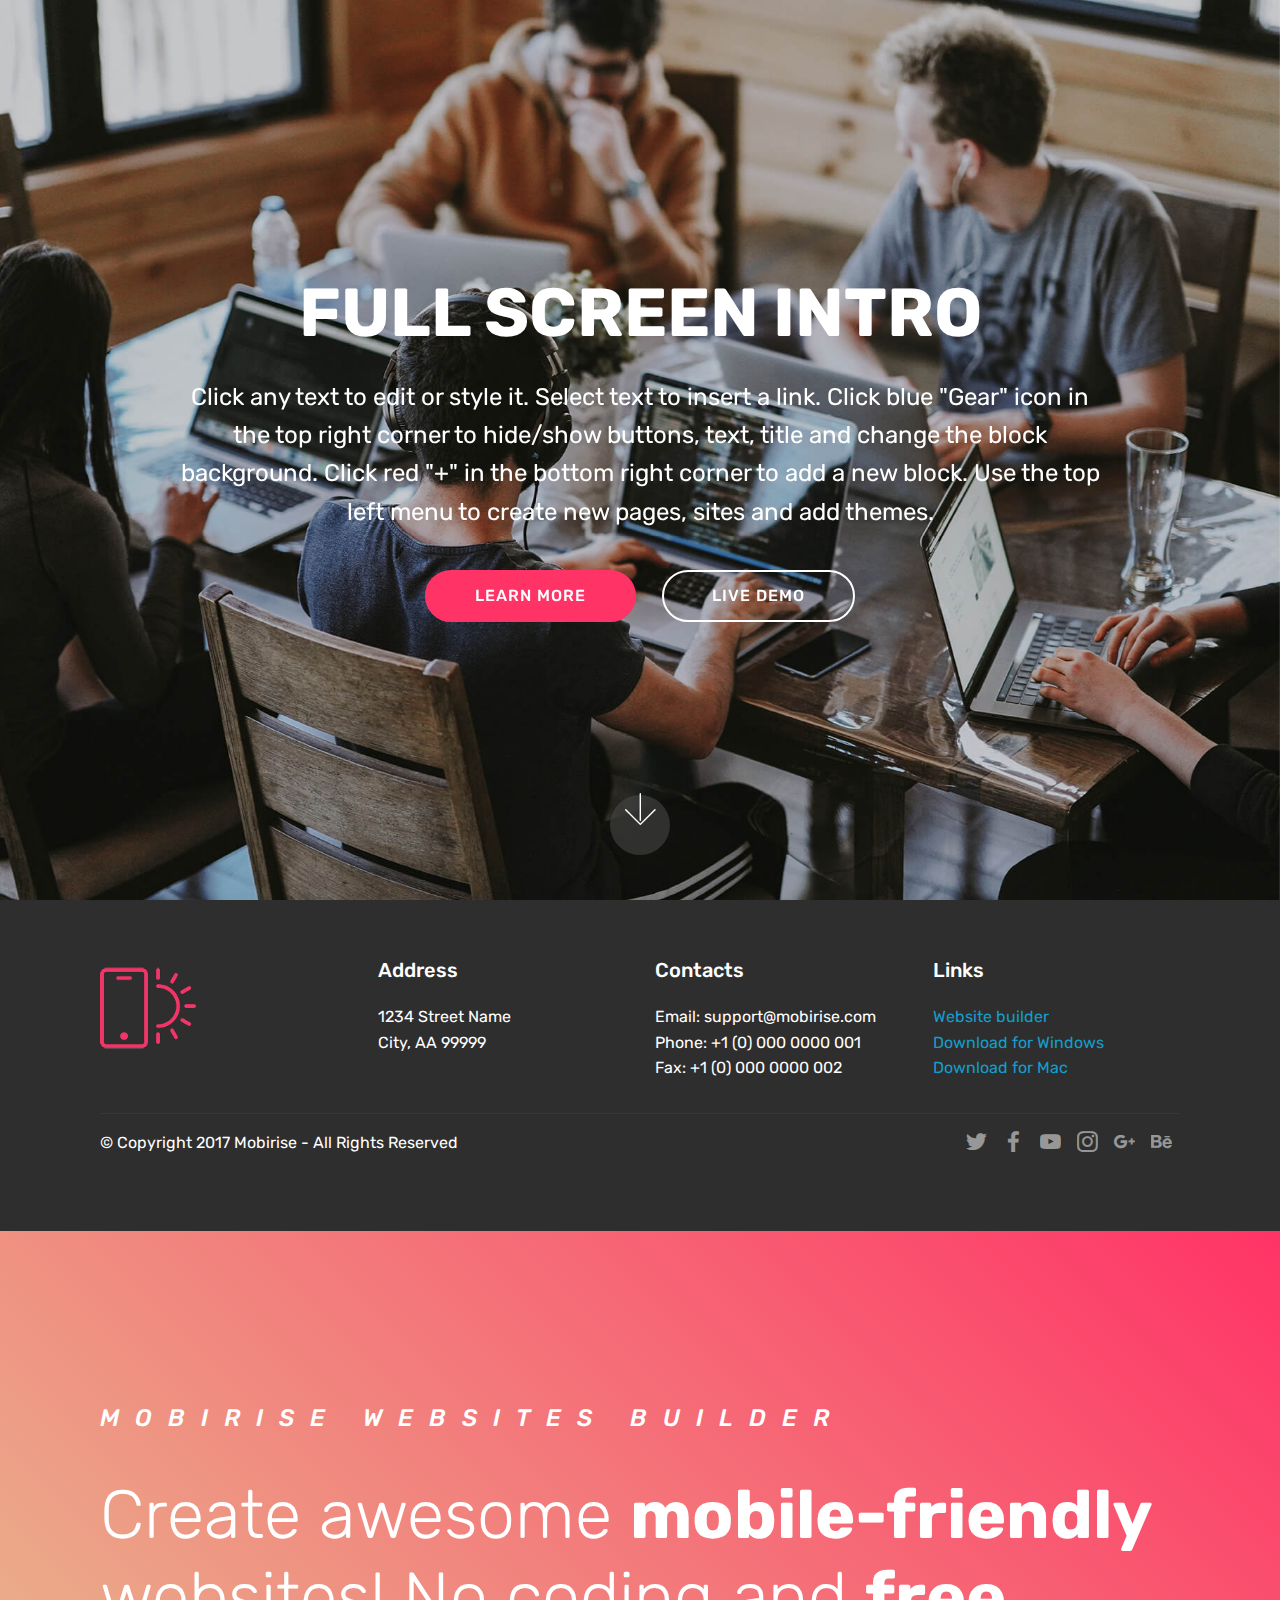
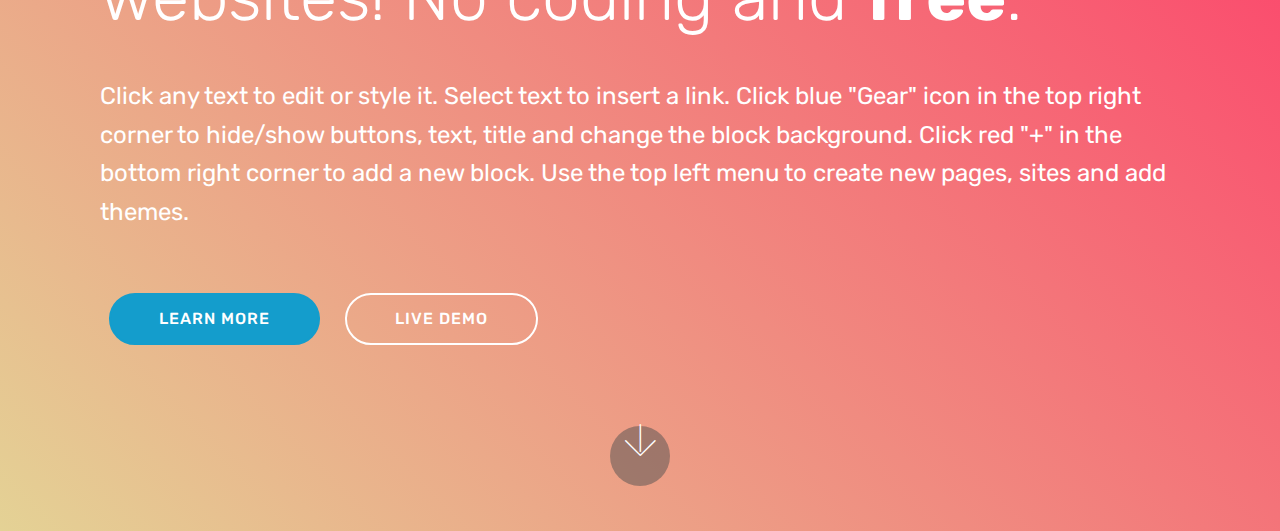
<file: index.html>
<!DOCTYPE html>
<html  >
<head>
  <!-- Site made with Mobirise Website Builder v4.11.2, https://mobirise.com -->
  <meta charset="UTF-8">
  <meta http-equiv="X-UA-Compatible" content="IE=edge">
  <meta name="generator" content="Mobirise v4.11.2, mobirise.com">
  <meta name="viewport" content="width=device-width, initial-scale=1, minimum-scale=1">
  <link rel="shortcut icon" href="assets/images/logo4.png" type="image/x-icon">
  <meta name="description" content="">
  
  <title>Home</title>
  <link rel="stylesheet" href="assets/web/assets/mobirise-icons/mobirise-icons.css">
  <link rel="stylesheet" href="assets/bootstrap/css/bootstrap.min.css">
  <link rel="stylesheet" href="assets/bootstrap/css/bootstrap-grid.min.css">
  <link rel="stylesheet" href="assets/bootstrap/css/bootstrap-reboot.min.css">
  <link rel="stylesheet" href="assets/tether/tether.min.css">
  <link rel="stylesheet" href="assets/socicon/css/styles.css">
  <link rel="stylesheet" href="assets/theme/css/style.css">
  <link rel="preload" as="style" href="assets/mobirise/css/mbr-additional.css"><link rel="stylesheet" href="assets/mobirise/css/mbr-additional.css" type="text/css">
  
  
  
</head>
<body>
  <section class="cid-qTkA127IK8 mbr-fullscreen mbr-parallax-background" id="header2-1">

    

    

    <div class="container align-center">
        <div class="row justify-content-md-center">
            <div class="mbr-white col-md-10">
                <h1 class="mbr-section-title mbr-bold pb-3 mbr-fonts-style display-1">
                    FULL SCREEN INTRO
                </h1>
                
                <p class="mbr-text pb-3 mbr-fonts-style display-5">
                    Click any text to edit or style it. Select text to insert a link. Click blue "Gear" icon in the top right corner to hide/show buttons, text, title and change the block background. Click red "+" in the bottom right corner to add a new block. Use the top left menu to create new pages, sites and add themes.
                </p>
                <div class="mbr-section-btn">
                    <a class="btn btn-md btn-secondary display-4" href="https://mobirise.com">LEARN MORE</a>
                    <a class="btn btn-md btn-white-outline display-4" href="https://mobirise.com">LIVE DEMO</a>
                </div>
            </div>
        </div>
    </div>
    <div class="mbr-arrow hidden-sm-down" aria-hidden="true">
        <a href="#next">
            <i class="mbri-down mbr-iconfont"></i>
        </a>
    </div>
</section>

<section class="engine"><a href="https://mobirise.info/i">website creation software</a></section><section class="cid-qTkAaeaxX5" id="footer1-2">

    

    

    <div class="container">
        <div class="media-container-row content text-white">
            <div class="col-12 col-md-3">
                <div class="media-wrap">
                    <a href="https://mobirise.com/">
                        <img src="assets/images/logo2.png" alt="Mobirise">
                    </a>
                </div>
            </div>
            <div class="col-12 col-md-3 mbr-fonts-style display-7">
                <h5 class="pb-3">
                    Address
                </h5>
                <p class="mbr-text">
                    1234 Street Name
                    <br>City, AA 99999
                </p>
            </div>
            <div class="col-12 col-md-3 mbr-fonts-style display-7">
                <h5 class="pb-3">
                    Contacts
                </h5>
                <p class="mbr-text">
                    Email: support@mobirise.com
                    <br>Phone: +1 (0) 000 0000 001
                    <br>Fax: +1 (0) 000 0000 002
                </p>
            </div>
            <div class="col-12 col-md-3 mbr-fonts-style display-7">
                <h5 class="pb-3">
                    Links
                </h5>
                <p class="mbr-text">
                    <a class="text-primary" href="https://mobirise.com/">Website builder</a>
                    <br><a class="text-primary" href="https://mobirise.com/mobirise-free-win.zip">Download for Windows</a>
                    <br><a class="text-primary" href="https://mobirise.com/mobirise-free-mac.zip">Download for Mac</a>
                </p>
            </div>
        </div>
        <div class="footer-lower">
            <div class="media-container-row">
                <div class="col-sm-12">
                    <hr>
                </div>
            </div>
            <div class="media-container-row mbr-white">
                <div class="col-sm-6 copyright">
                    <p class="mbr-text mbr-fonts-style display-7">
                        © Copyright 2017 Mobirise - All Rights Reserved
                    </p>
                </div>
                <div class="col-md-6">
                    <div class="social-list align-right">
                        <div class="soc-item">
                            <a href="https://twitter.com/mobirise" target="_blank">
                                <span class="socicon-twitter socicon mbr-iconfont mbr-iconfont-social"></span>
                            </a>
                        </div>
                        <div class="soc-item">
                            <a href="https://www.facebook.com/pages/Mobirise/1616226671953247" target="_blank">
                                <span class="socicon-facebook socicon mbr-iconfont mbr-iconfont-social"></span>
                            </a>
                        </div>
                        <div class="soc-item">
                            <a href="https://www.youtube.com/c/mobirise" target="_blank">
                                <span class="socicon-youtube socicon mbr-iconfont mbr-iconfont-social"></span>
                            </a>
                        </div>
                        <div class="soc-item">
                            <a href="https://instagram.com/mobirise" target="_blank">
                                <span class="socicon-instagram socicon mbr-iconfont mbr-iconfont-social"></span>
                            </a>
                        </div>
                        <div class="soc-item">
                            <a href="https://plus.google.com/u/0/+Mobirise" target="_blank">
                                <span class="socicon-googleplus socicon mbr-iconfont mbr-iconfont-social"></span>
                            </a>
                        </div>
                        <div class="soc-item">
                            <a href="https://www.behance.net/Mobirise" target="_blank">
                                <span class="socicon-behance socicon mbr-iconfont mbr-iconfont-social"></span>
                            </a>
                        </div>
                    </div>
                </div>
            </div>
        </div>
    </div>
</section>

<section class="header11 cid-rEuZRpOyB9 mbr-fullscreen" id="header11-3">

    <!-- Block parameters controls (Blue "Gear" panel) -->
    
    <!-- End block parameters -->

    
    <div class="container align-left">
        <div class="media-container-column mbr-white col-md-12">
            <h3 class="mbr-section-subtitle py-3 mbr-fonts-style display-5">
                MOBIRISE WEBSITES BUILDER
            </h3>
            <h1 class="mbr-section-title py-3 mbr-fonts-style display-1">
                Create awesome <strong>mobile-friendly</strong> websites! No coding and <strong>free</strong>.
            </h1>
            <p class="mbr-text py-3 mbr-fonts-style display-5">
                Click any text to edit or style it. Select text to insert a link. Click blue "Gear" icon in the top right corner to hide/show buttons, text, title and change the block background. Click red "+" in the bottom right corner to add a new block. Use the top left menu to create new pages, sites and add themes.
            </p>
            <div class="mbr-section-btn py-4">
                    <a class="btn btn-md btn-primary display-4" href="https://mobirise.co">LEARN MORE</a>
                    <a class="btn btn-md btn-white-outline display-4" href="https://mobirise.co">LIVE DEMO</a>
            </div>
        </div>
    </div>

    <div class="mbr-arrow hidden-sm-down" aria-hidden="true">
        <a href="#next">
            <i class="mbri-down mbr-iconfont"></i>
        </a>
    </div>
</section>


  <script src="assets/web/assets/jquery/jquery.min.js"></script>
  <script src="assets/popper/popper.min.js"></script>
  <script src="assets/bootstrap/js/bootstrap.min.js"></script>
  <script src="assets/tether/tether.min.js"></script>
  <script src="assets/smoothscroll/smooth-scroll.js"></script>
  <script src="assets/parallax/jarallax.min.js"></script>
  <script src="assets/theme/js/script.js"></script>
  
  
</body>
</html>
</file>
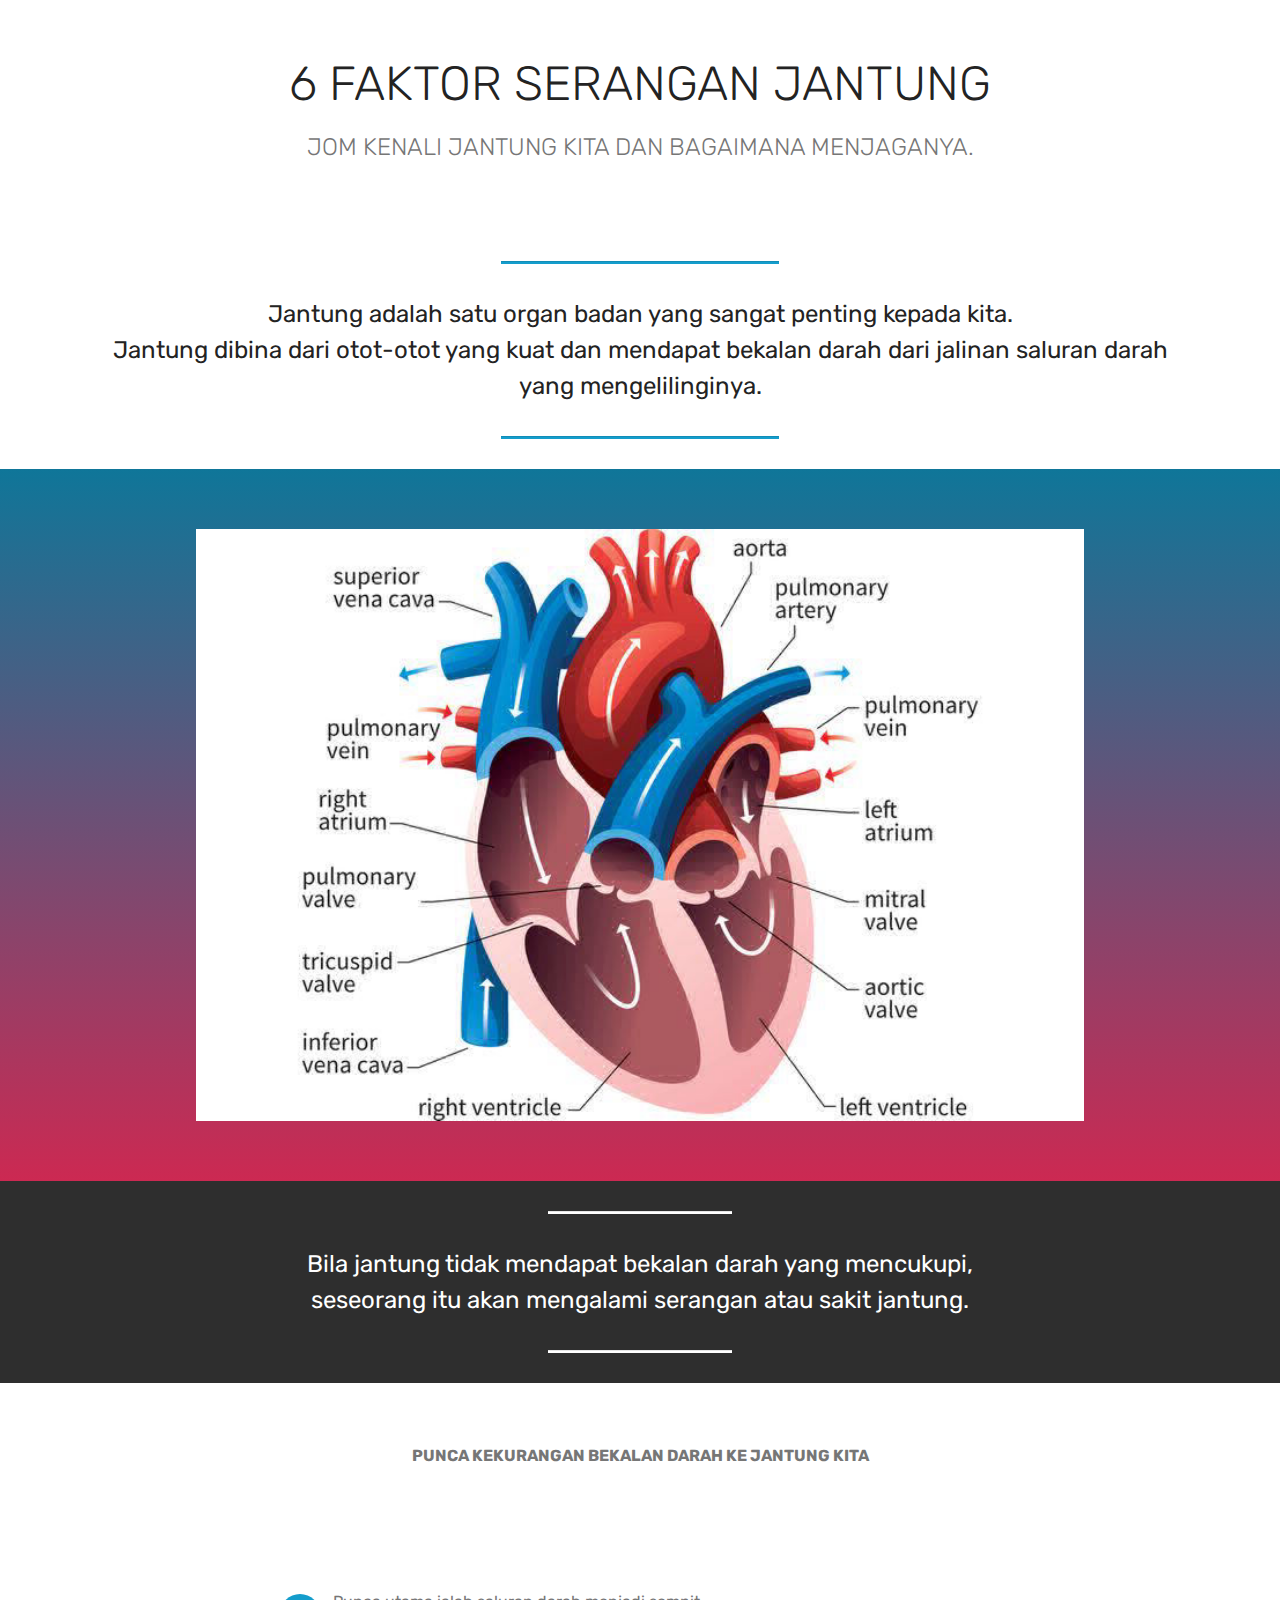
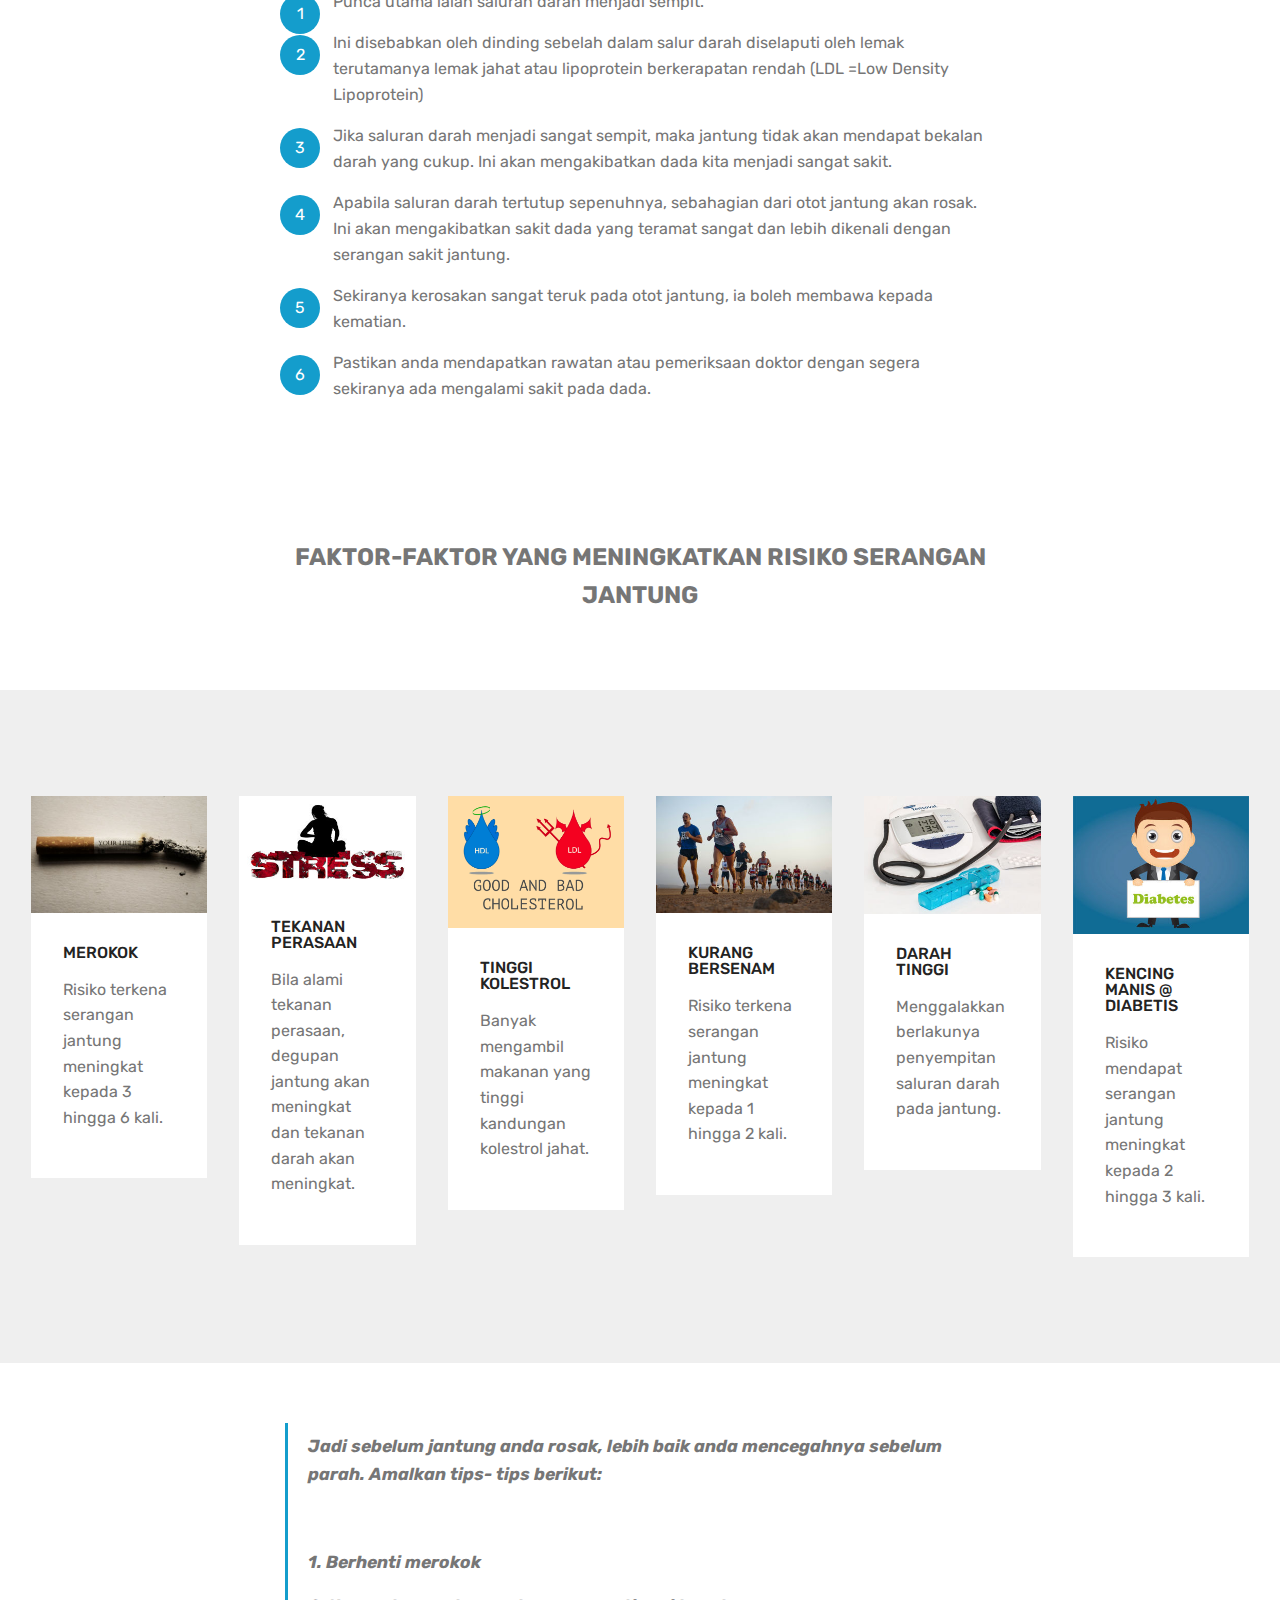
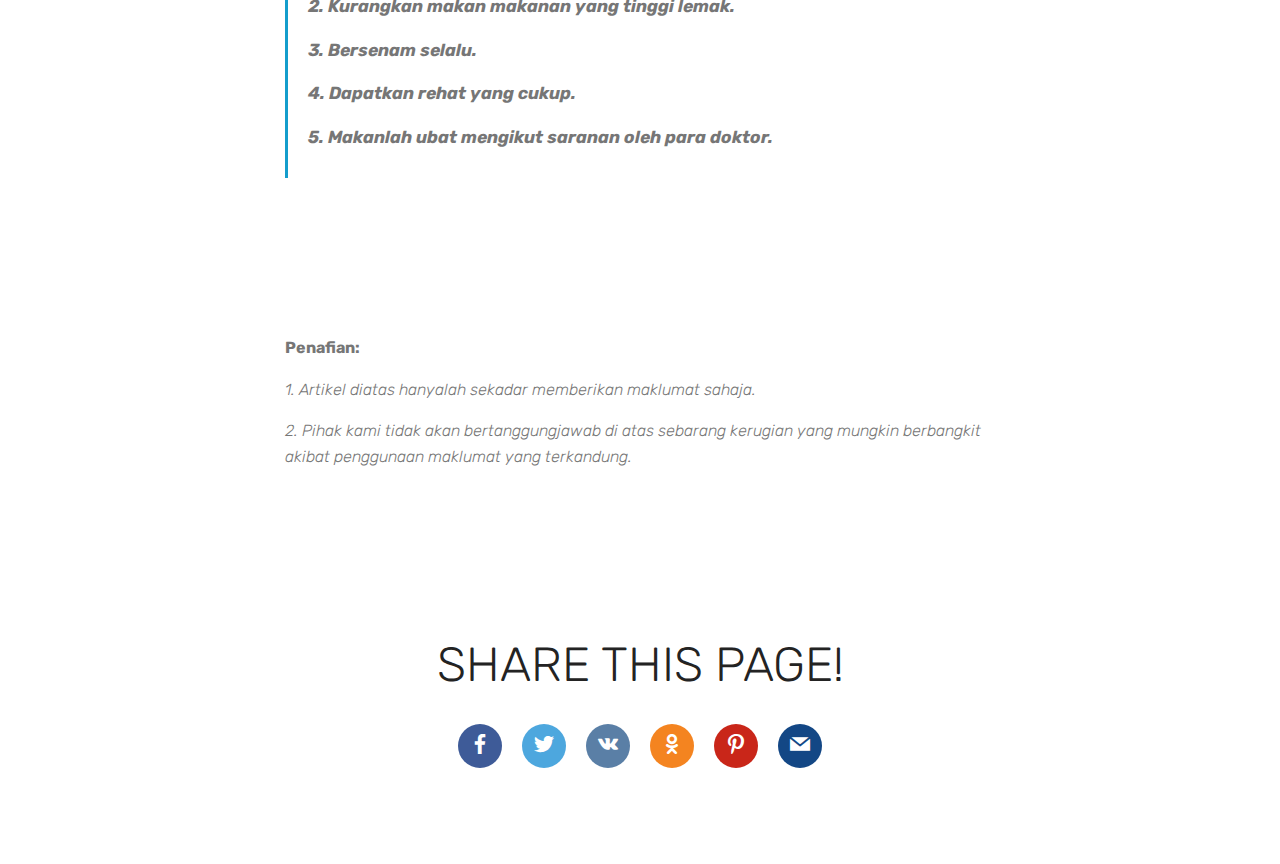
<file: page1.html>
<!DOCTYPE html>
<html  >
<head>
  <!-- Site made with Mobirise Website Builder v4.11.2, https://mobirise.com -->
  <meta charset="UTF-8">
  <meta http-equiv="X-UA-Compatible" content="IE=edge">
  <meta name="generator" content="Mobirise v4.11.2, mobirise.com">
  <meta name="viewport" content="width=device-width, initial-scale=1, minimum-scale=1">
  <link rel="shortcut icon" href="assets/images/logo4.png" type="image/x-icon">
  <meta name="description" content="Web Builder Description">
  
  <title>test 1</title>
  <link rel="stylesheet" href="assets/bootstrap/css/bootstrap.min.css">
  <link rel="stylesheet" href="assets/bootstrap/css/bootstrap-grid.min.css">
  <link rel="stylesheet" href="assets/bootstrap/css/bootstrap-reboot.min.css">
  <link rel="stylesheet" href="assets/tether/tether.min.css">
  <link rel="stylesheet" href="assets/socicon/css/styles.css">
  <link rel="stylesheet" href="assets/theme/css/style.css">
  <link rel="preload" as="style" href="assets/mobirise/css/mbr-additional.css"><link rel="stylesheet" href="assets/mobirise/css/mbr-additional.css" type="text/css">
  
  
  
</head>
<body>
  <section class="mbr-section content4 cid-rEvy9a1SUp" id="content4-c">

    

    <div class="container">
        <div class="media-container-row">
            <div class="title col-12 col-md-8">
                <h2 class="align-center pb-3 mbr-fonts-style display-2">6 FAKTOR SERANGAN JANTUNG</h2>
                <h3 class="mbr-section-subtitle align-center mbr-light mbr-fonts-style display-5">
                    JOM KENALI JANTUNG KITA DAN BAGAIMANA MENJAGANYA.</h3>
                
            </div>
        </div>
    </div>
</section>

<section class="engine"><a href="https://mobirise.info/s">free bootstrap themes</a></section><section class="mbr-section article content9 cid-rEvy9ZwP9n" id="content9-d">
    
     

    <div class="container">
        <div class="inner-container" style="width: 100%;">
            <hr class="line" style="width: 25%;">
            <div class="section-text align-center mbr-fonts-style display-5">Jantung adalah satu organ badan yang sangat penting kepada kita.
<div>Jantung dibina dari otot-otot yang kuat dan mendapat bekalan darah dari jalinan saluran darah yang mengelilinginya.
</div></div>
            <hr class="line" style="width: 25%;">
        </div>
        </div>
</section>

<section class="cid-rEvBEpcdtW" id="image3-j">

    

    <figure class="mbr-figure container">
            <div class="image-block" style="width: 80%;">
                <img src="assets/images/heart-768x512.jpg" width="1400" alt="Mobirise" title="">
                
            </div>
    </figure>
</section>

<section class="mbr-section article content10 cid-rEvCDTJ44v" id="content10-k">
    
     

    <div class="container">
        <div class="inner-container" style="width: 66%;">
            <hr class="line" style="width: 25%;">
            <div class="section-text align-center mbr-white mbr-fonts-style display-5">
                    Bila jantung tidak mendapat bekalan darah yang mencukupi, seseorang itu akan mengalami serangan atau sakit jantung.</div>
            <hr class="line" style="width: 25%;">
        </div>
    </div>
</section>

<section class="mbr-section article content1 cid-rEvD0YgyFu" id="content1-m">
    
     

    <div class="container">
        <div class="media-container-row">
            <div class="mbr-text col-12 mbr-fonts-style display-7 col-md-8"><strong>PUNCA KEKURANGAN BEKALAN DARAH KE JANTUNG KITA</strong></div>
        </div>
    </div>
</section>

<section class="mbr-section article content11 cid-rEvCYL5Cad" id="content11-l">
     

    <div class="container">
        <div class="media-container-row">
            <div class="mbr-text counter-container col-12 col-md-8 mbr-fonts-style display-7">
                <ol>
                    <li>Punca utama ialah saluran darah menjadi sempit.&nbsp;</li>
                    <li>Ini disebabkan oleh dinding sebelah dalam salur darah diselaputi oleh lemak terutamanya lemak jahat atau lipoprotein berkerapatan rendah (LDL =Low Density Lipoprotein)</li>
                    <li>Jika saluran darah menjadi sangat sempit, maka jantung tidak akan mendapat bekalan darah yang cukup. Ini akan mengakibatkan dada kita menjadi sangat sakit.</li><li>Apabila saluran darah tertutup sepenuhnya, sebahagian dari otot jantung akan rosak. Ini akan mengakibatkan sakit dada yang teramat sangat dan lebih dikenali dengan serangan sakit jantung.</li><li>Sekiranya kerosakan sangat teruk pada otot jantung, ia boleh membawa kepada kematian.</li><li>Pastikan anda mendapatkan rawatan atau pemeriksaan doktor dengan segera sekiranya ada mengalami sakit pada dada.</li>
                </ol>
            </div>
        </div>
    </div>
</section>

<section class="mbr-section article content1 cid-rEvFKJ89kB" id="content1-v">
    
     

    <div class="container">
        <div class="media-container-row">
            <div class="mbr-text col-12 mbr-fonts-style display-5 col-md-8"><p><strong>FAKTOR-FAKTOR YANG MENINGKATKAN RISIKO SERANGAN JANTUNG</strong></p></div>
        </div>
    </div>
</section>

<section class="features17 cid-rEvIJcToHN" id="features17-16">
    
    

    
    <div class="container-fluid">
        <div class="media-container-row">
            <div class="card p-3 col-12 col-md-6 col-lg-2">
                <div class="card-wrapper">
                    <div class="card-img">
                        <img src="assets/images/mbr-342x226.jpg" alt="Mobirise" title="">
                    </div>
                    <div class="card-box">
                        <h4 class="card-title pb-3 mbr-fonts-style display-7">MEROKOK</h4>
                        <p class="mbr-text mbr-fonts-style display-7">Risiko terkena serangan jantung meningkat kepada 3 hingga 6 kali.</p>
                    </div>
                </div>
            </div>

            <div class="card p-3 col-12 col-md-6 col-lg-2">
                <div class="card-wrapper">
                    <div class="card-img">
                        <img src="assets/images/mbr-342x175.jpg" alt="Mobirise" title="">
                    </div>
                    <div class="card-box">
                        <h4 class="card-title pb-3 mbr-fonts-style display-7">
                            TEKANAN PERASAAN</h4>
                        <p class="mbr-text mbr-fonts-style display-7">Bila alami tekanan perasaan, degupan jantung akan meningkat dan tekanan darah akan meningkat.</p>
                    </div>
                </div>
            </div>

            <div class="card p-3 col-12 col-md-6 col-lg-2">
                <div class="card-wrapper">
                    <div class="card-img">
                        <img src="assets/images/good-cholesterol-compressor-342x256.png" alt="Mobirise" title="">
                    </div>
                    <div class="card-box">
                        <h4 class="card-title pb-3 mbr-fonts-style display-7">TINGGI KOLESTROL</h4>
                        <p class="mbr-text mbr-fonts-style display-7">
                            Banyak mengambil makanan yang tinggi kandungan kolestrol jahat.</p>
                    </div>
                </div>
            </div>

            <div class="card p-3 col-12 col-md-6 col-lg-2">
                <div class="card-wrapper">
                    <div class="card-img">
                        <img src="assets/images/mbr-342x227.jpg" alt="Mobirise" title="">
                    </div>
                    <div class="card-box">
                        <h4 class="card-title pb-3 mbr-fonts-style display-7">
                            KURANG BERSENAM</h4>
                        <p class="mbr-text mbr-fonts-style display-7">
                           Risiko terkena serangan jantung meningkat kepada 1 hingga 2 kali.</p>
                    </div>
                </div>
            </div>
            <div class="card p-3 col-12 col-md-6 col-lg-2">
                <div class="card-wrapper">
                    <div class="card-img">
                        <img src="assets/images/mbr-342x228.jpg" alt="Mobirise" title="">
                    </div>
                    <div class="card-box">
                        <h4 class="card-title pb-3 mbr-fonts-style display-7">
                            DARAH TINGGI</h4>
                        <p class="mbr-text mbr-fonts-style display-7">Menggalakkan berlakunya penyempitan saluran darah pada jantung.</p>
                    </div>
                </div>
            </div>
            <div class="card p-3 col-12 col-md-6 col-lg-2">
                <div class="card-wrapper">
                    <div class="card-img">
                        <img src="assets/images/mbr-342x267.jpg" alt="Mobirise" title="">
                    </div>
                    <div class="card-box">
                        <h4 class="card-title pb-3 mbr-fonts-style display-7">KENCING MANIS @ DIABETIS</h4>
                        <p class="mbr-text mbr-fonts-style display-7">Risiko mendapat serangan jantung meningkat kepada 2 hingga 3 kali.</p>
                    </div>
                </div>
            </div>
        </div>
    </div>
</section>

<section class="mbr-section article content1 cid-rEvMB0nw7v" id="content2-1d">

     

    <div class="container">
        <div class="media-container-row">
            <div class="mbr-text col-12 col-md-8 mbr-fonts-style display-7">
                <blockquote><p><strong>Jadi sebelum jantung anda rosak, lebih baik anda mencegahnya sebelum parah. Amalkan tips- tips berikut:&nbsp;</strong></p><p><strong><br></strong></p><p><strong>1. Berhenti merokok</strong></p><p><strong>2. Kurangkan makan makanan yang tinggi lemak.</strong></p><p><strong>3. Bersenam selalu.</strong></p><p><strong>4. Dapatkan rehat yang cukup.</strong></p><p><strong>5. Makanlah ubat mengikut saranan oleh para doktor.</strong></p></blockquote>
            </div>
        </div>
    </div>
</section>

<section class="mbr-section article content1 cid-rEvNdD0GrV" id="content1-1e">
    
     

    <div class="container">
        <div class="media-container-row">
            <div class="mbr-text col-12 mbr-fonts-style display-4 col-md-8"><p><strong>Penafian:</strong></p><p><em>1. Artikel diatas hanyalah sekadar memberikan maklumat sahaja.</em></p><p><em>2. Pihak kami tidak akan bertanggungjawab di atas sebarang kerugian yang mungkin berbangkit akibat penggunaan maklumat yang terkandung.</em></p></div>
        </div>
    </div>
</section>

<section class="cid-rEvM4PAiYy" id="social-buttons3-19">
    
    

    

    <div class="container">
        <div class="media-container-row">
            <div class="col-md-8 align-center">
                <h2 class="pb-3 mbr-section-title mbr-fonts-style display-2">
                    SHARE THIS PAGE!
                </h2>
                <div>
                    <div class="mbr-social-likes">
                        <span class="btn btn-social socicon-bg-facebook facebook mx-2" title="Share link on Facebook">
                            <i class="socicon socicon-facebook"></i>
                        </span>
                        <span class="btn btn-social twitter socicon-bg-twitter mx-2" title="Share link on Twitter">
                            <i class="socicon socicon-twitter"></i>
                        </span>
                        <span class="btn btn-social vkontakte socicon-bg-vkontakte mx-2" title="Share link on VKontakte">
                            <i class="socicon socicon-vkontakte"></i>
                        </span>
                        <span class="btn btn-social odnoklassniki socicon-bg-odnoklassniki mx-2" title="Share link on Odnoklassniki">
                            <i class="socicon socicon-odnoklassniki"></i>
                        </span>
                        <span class="btn btn-social pinterest socicon-bg-pinterest mx-2" title="Share link on Pinterest">
                            <i class="socicon socicon-pinterest"></i>
                        </span>
                        <span class="btn btn-social mailru socicon-bg-mail mx-2" title="Share link on Mailru">
                            <i class="socicon socicon-mail"></i>
                        </span>
                    </div>
                </div>
            </div>
        </div>
    </div>
</section>


  <script src="assets/web/assets/jquery/jquery.min.js"></script>
  <script src="assets/popper/popper.min.js"></script>
  <script src="assets/bootstrap/js/bootstrap.min.js"></script>
  <script src="assets/tether/tether.min.js"></script>
  <script src="assets/smoothscroll/smooth-scroll.js"></script>
  <script src="assets/sociallikes/social-likes.js"></script>
  <script src="assets/theme/js/script.js"></script>
  
  
</body>
</html>
</file>
<file: assets/web/assets/mobirise-icons/mobirise-icons.css>
@font-face {
  font-family: 'MobiriseIcons';
  src:  url('mobirise-icons.eot?spat4u');
  src:  url('mobirise-icons.eot?spat4u#iefix') format('embedded-opentype'),
    url('mobirise-icons.ttf?spat4u') format('truetype'),
    url('mobirise-icons.woff?spat4u') format('woff'),
    url('mobirise-icons.svg?spat4u#MobiriseIcons') format('svg');
  font-weight: normal;
  font-style: normal;
  font-display: swap;
}

[class^="mbri-"], [class*=" mbri-"] {
  /* use !important to prevent issues with browser extensions that change fonts */
  font-family: MobiriseIcons !important;
  speak: none;
  font-style: normal;
  font-weight: normal;
  font-variant: normal;
  text-transform: none;
  line-height: 1;

  /* Better Font Rendering =========== */
  -webkit-font-smoothing: antialiased;
  -moz-osx-font-smoothing: grayscale;
}

.mbri-add-submenu:before {
  content: "\e900";
}
.mbri-alert:before {
  content: "\e901";
}
.mbri-align-center:before {
  content: "\e902";
}
.mbri-align-justify:before {
  content: "\e903";
}
.mbri-align-left:before {
  content: "\e904";
}
.mbri-align-right:before {
  content: "\e905";
}
.mbri-android:before {
  content: "\e906";
}
.mbri-apple:before {
  content: "\e907";
}
.mbri-arrow-down:before {
  content: "\e908";
}
.mbri-arrow-next:before {
  content: "\e909";
}
.mbri-arrow-prev:before {
  content: "\e90a";
}
.mbri-arrow-up:before {
  content: "\e90b";
}
.mbri-bold:before {
  content: "\e90c";
}
.mbri-bookmark:before {
  content: "\e90d";
}
.mbri-bootstrap:before {
  content: "\e90e";
}
.mbri-briefcase:before {
  content: "\e90f";
}
.mbri-browse:before {
  content: "\e910";
}
.mbri-bulleted-list:before {
  content: "\e911";
}
.mbri-calendar:before {
  content: "\e912";
}
.mbri-camera:before {
  content: "\e913";
}
.mbri-cart-add:before {
  content: "\e914";
}
.mbri-cart-full:before {
  content: "\e915";
}
.mbri-cash:before {
  content: "\e916";
}
.mbri-change-style:before {
  content: "\e917";
}
.mbri-chat:before {
  content: "\e918";
}
.mbri-clock:before {
  content: "\e919";
}
.mbri-close:before {
  content: "\e91a";
}
.mbri-cloud:before {
  content: "\e91b";
}
.mbri-code:before {
  content: "\e91c";
}
.mbri-contact-form:before {
  content: "\e91d";
}
.mbri-credit-card:before {
  content: "\e91e";
}
.mbri-cursor-click:before {
  content: "\e91f";
}
.mbri-cust-feedback:before {
  content: "\e920";
}
.mbri-database:before {
  content: "\e921";
}
.mbri-delivery:before {
  content: "\e922";
}
.mbri-desktop:before {
  content: "\e923";
}
.mbri-devices:before {
  content: "\e924";
}
.mbri-down:before {
  content: "\e925";
}
.mbri-download:before {
  content: "\e989";
}
.mbri-drag-n-drop:before {
  content: "\e927";
}
.mbri-drag-n-drop2:before {
  content: "\e928";
}
.mbri-edit:before {
  content: "\e929";
}
.mbri-edit2:before {
  content: "\e92a";
}
.mbri-error:before {
  content: "\e92b";
}
.mbri-extension:before {
  content: "\e92c";
}
.mbri-features:before {
  content: "\e92d";
}
.mbri-file:before {
  content: "\e92e";
}
.mbri-flag:before {
  content: "\e92f";
}
.mbri-folder:before {
  content: "\e930";
}
.mbri-gift:before {
  content: "\e931";
}
.mbri-github:before {
  content: "\e932";
}
.mbri-globe:before {
  content: "\e933";
}
.mbri-globe-2:before {
  content: "\e934";
}
.mbri-growing-chart:before {
  content: "\e935";
}
.mbri-hearth:before {
  content: "\e936";
}
.mbri-help:before {
  content: "\e937";
}
.mbri-home:before {
  content: "\e938";
}
.mbri-hot-cup:before {
  content: "\e939";
}
.mbri-idea:before {
  content: "\e93a";
}
.mbri-image-gallery:before {
  content: "\e93b";
}
.mbri-image-slider:before {
  content: "\e93c";
}
.mbri-info:before {
  content: "\e93d";
}
.mbri-italic:before {
  content: "\e93e";
}
.mbri-key:before {
  content: "\e93f";
}
.mbri-laptop:before {
  content: "\e940";
}
.mbri-layers:before {
  content: "\e941";
}
.mbri-left-right:before {
  content: "\e942";
}
.mbri-left:before {
  content: "\e943";
}
.mbri-letter:before {
  content: "\e944";
}
.mbri-like:before {
  content: "\e945";
}
.mbri-link:before {
  content: "\e946";
}
.mbri-lock:before {
  content: "\e947";
}
.mbri-login:before {
  content: "\e948";
}
.mbri-logout:before {
  content: "\e949";
}
.mbri-magic-stick:before {
  content: "\e94a";
}
.mbri-map-pin:before {
  content: "\e94b";
}
.mbri-menu:before {
  content: "\e94c";
}
.mbri-mobile:before {
  content: "\e94d";
}
.mbri-mobile2:before {
  content: "\e94e";
}
.mbri-mobirise:before {
  content: "\e94f";
}
.mbri-more-horizontal:before {
  content: "\e950";
}
.mbri-more-vertical:before {
  content: "\e951";
}
.mbri-music:before {
  content: "\e952";
}
.mbri-new-file:before {
  content: "\e953";
}
.mbri-numbered-list:before {
  content: "\e954";
}
.mbri-opened-folder:before {
  content: "\e955";
}
.mbri-pages:before {
  content: "\e956";
}
.mbri-paper-plane:before {
  content: "\e957";
}
.mbri-paperclip:before {
  content: "\e958";
}
.mbri-photo:before {
  content: "\e959";
}
.mbri-photos:before {
  content: "\e95a";
}
.mbri-pin:before {
  content: "\e95b";
}
.mbri-play:before {
  content: "\e95c";
}
.mbri-plus:before {
  content: "\e95d";
}
.mbri-preview:before {
  content: "\e95e";
}
.mbri-print:before {
  content: "\e95f";
}
.mbri-protect:before {
  content: "\e960";
}
.mbri-question:before {
  content: "\e961";
}
.mbri-quote-left:before {
  content: "\e962";
}
.mbri-quote-right:before {
  content: "\e963";
}
.mbri-refresh:before {
  content: "\e964";
}
.mbri-responsive:before {
  content: "\e965";
}
.mbri-right:before {
  content: "\e966";
}
.mbri-rocket:before {
  content: "\e967";
}
.mbri-sad-face:before {
  content: "\e968";
}
.mbri-sale:before {
  content: "\e969";
}
.mbri-save:before {
  content: "\e96a";
}
.mbri-search:before {
  content: "\e96b";
}
.mbri-setting:before {
  content: "\e96c";
}
.mbri-setting2:before {
  content: "\e96d";
}
.mbri-setting3:before {
  content: "\e96e";
}
.mbri-share:before {
  content: "\e96f";
}
.mbri-shopping-bag:before {
  content: "\e970";
}
.mbri-shopping-basket:before {
  content: "\e971";
}
.mbri-shopping-cart:before {
  content: "\e972";
}
.mbri-sites:before {
  content: "\e973";
}
.mbri-smile-face:before {
  content: "\e974";
}
.mbri-speed:before {
  content: "\e975";
}
.mbri-star:before {
  content: "\e976";
}
.mbri-success:before {
  content: "\e977";
}
.mbri-sun:before {
  content: "\e978";
}
.mbri-sun2:before {
  content: "\e979";
}
.mbri-tablet:before {
  content: "\e97a";
}
.mbri-tablet-vertical:before {
  content: "\e97b";
}
.mbri-target:before {
  content: "\e97c";
}
.mbri-timer:before {
  content: "\e97d";
}
.mbri-to-ftp:before {
  content: "\e97e";
}
.mbri-to-local-drive:before {
  content: "\e97f";
}
.mbri-touch-swipe:before {
  content: "\e980";
}
.mbri-touch:before {
  content: "\e981";
}
.mbri-trash:before {
  content: "\e982";
}
.mbri-underline:before {
  content: "\e983";
}
.mbri-unlink:before {
  content: "\e984";
}
.mbri-unlock:before {
  content: "\e985";
}
.mbri-up-down:before {
  content: "\e986";
}
.mbri-up:before {
  content: "\e987";
}
.mbri-update:before {
  content: "\e988";
}
.mbri-upload:before {
 content: "\e926"; 
}
.mbri-user:before {
  content: "\e98a";
}
.mbri-user2:before {
  content: "\e98b";
}
.mbri-users:before {
  content: "\e98c";
}
.mbri-video:before {
  content: "\e98d";
}
.mbri-video-play:before {
  content: "\e98e";
}
.mbri-watch:before {
  content: "\e98f";
}
.mbri-website-theme:before {
  content: "\e990";
}
.mbri-wifi:before {
  content: "\e991";
}
.mbri-windows:before {
  content: "\e992";
}
.mbri-zoom-out:before {
  content: "\e993";
}
.mbri-redo:before {
  content: "\e994";
}
.mbri-undo:before {
  content: "\e995";
}
</file>
<file: assets/socicon/css/styles.css>
@charset "UTF-8";

@font-face {
  font-family: "socicon";
  src:url("../fonts/socicon.eot");
  src:url("../fonts/socicon.eot?#iefix") format("embedded-opentype"),
    url("../fonts/socicon.woff") format("woff"),
    url("../fonts/socicon.ttf") format("truetype"),
    url("../fonts/socicon.svg#socicon") format("svg");
  font-weight: normal;
  font-style: normal;
  font-display:swap;
}

[data-icon]:before {
  font-family: "socicon" !important;
  content: attr(data-icon);
  font-style: normal !important;
  font-weight: normal !important;
  font-variant: normal !important;
  text-transform: none !important;
  speak: none;
  line-height: 1;
  -webkit-font-smoothing: antialiased;
  -moz-osx-font-smoothing: grayscale;
}

[class^="socicon-"]:before,
[class*=" socicon-"]:before {
  font-family: "socicon" !important;
  font-style: normal !important;
  font-weight: normal !important;
  font-variant: normal !important;
  text-transform: none !important;
  speak: none;
  line-height: 1;
  -webkit-font-smoothing: antialiased;
  -moz-osx-font-smoothing: grayscale;
}

.socicon-modelmayhem:before {
  content: "\e000";
}
.socicon-mixcloud:before {
  content: "\e001";
}
.socicon-drupal:before {
  content: "\e002";
}
.socicon-swarm:before {
  content: "\e003";
}
.socicon-istock:before {
  content: "\e004";
}
.socicon-yammer:before {
  content: "\e005";
}
.socicon-ello:before {
  content: "\e006";
}
.socicon-stackoverflow:before {
  content: "\e007";
}
.socicon-persona:before {
  content: "\e008";
}
.socicon-triplej:before {
  content: "\e009";
}
.socicon-houzz:before {
  content: "\e00a";
}
.socicon-rss:before {
  content: "\e00b";
}
.socicon-paypal:before {
  content: "\e00c";
}
.socicon-odnoklassniki:before {
  content: "\e00d";
}
.socicon-airbnb:before {
  content: "\e00e";
}
.socicon-periscope:before {
  content: "\e00f";
}
.socicon-outlook:before {
  content: "\e010";
}
.socicon-coderwall:before {
  content: "\e011";
}
.socicon-tripadvisor:before {
  content: "\e012";
}
.socicon-appnet:before {
  content: "\e013";
}
.socicon-goodreads:before {
  content: "\e014";
}
.socicon-tripit:before {
  content: "\e015";
}
.socicon-lanyrd:before {
  content: "\e016";
}
.socicon-slideshare:before {
  content: "\e017";
}
.socicon-buffer:before {
  content: "\e018";
}
.socicon-disqus:before {
  content: "\e019";
}
.socicon-vkontakte:before {
  content: "\e01a";
}
.socicon-whatsapp:before {
  content: "\e01b";
}
.socicon-patreon:before {
  content: "\e01c";
}
.socicon-storehouse:before {
  content: "\e01d";
}
.socicon-pocket:before {
  content: "\e01e";
}
.socicon-mail:before {
  content: "\e01f";
}
.socicon-blogger:before {
  content: "\e020";
}
.socicon-technorati:before {
  content: "\e021";
}
.socicon-reddit:before {
  content: "\e022";
}
.socicon-dribbble:before {
  content: "\e023";
}
.socicon-stumbleupon:before {
  content: "\e024";
}
.socicon-digg:before {
  content: "\e025";
}
.socicon-envato:before {
  content: "\e026";
}
.socicon-behance:before {
  content: "\e027";
}
.socicon-delicious:before {
  content: "\e028";
}
.socicon-deviantart:before {
  content: "\e029";
}
.socicon-forrst:before {
  content: "\e02a";
}
.socicon-play:before {
  content: "\e02b";
}
.socicon-zerply:before {
  content: "\e02c";
}
.socicon-wikipedia:before {
  content: "\e02d";
}
.socicon-apple:before {
  content: "\e02e";
}
.socicon-flattr:before {
  content: "\e02f";
}
.socicon-github:before {
  content: "\e030";
}
.socicon-renren:before {
  content: "\e031";
}
.socicon-friendfeed:before {
  content: "\e032";
}
.socicon-newsvine:before {
  content: "\e033";
}
.socicon-identica:before {
  content: "\e034";
}
.socicon-bebo:before {
  content: "\e035";
}
.socicon-zynga:before {
  content: "\e036";
}
.socicon-steam:before {
  content: "\e037";
}
.socicon-xbox:before {
  content: "\e038";
}
.socicon-windows:before {
  content: "\e039";
}
.socicon-qq:before {
  content: "\e03a";
}
.socicon-douban:before {
  content: "\e03b";
}
.socicon-meetup:before {
  content: "\e03c";
}
.socicon-playstation:before {
  content: "\e03d";
}
.socicon-android:before {
  content: "\e03e";
}
.socicon-snapchat:before {
  content: "\e03f";
}
.socicon-twitter:before {
  content: "\e040";
}
.socicon-facebook:before {
  content: "\e041";
}
.socicon-googleplus:before {
  content: "\e042";
}
.socicon-pinterest:before {
  content: "\e043";
}
.socicon-foursquare:before {
  content: "\e044";
}
.socicon-yahoo:before {
  content: "\e045";
}
.socicon-skype:before {
  content: "\e046";
}
.socicon-yelp:before {
  content: "\e047";
}
.socicon-feedburner:before {
  content: "\e048";
}
.socicon-linkedin:before {
  content: "\e049";
}
.socicon-viadeo:before {
  content: "\e04a";
}
.socicon-xing:before {
  content: "\e04b";
}
.socicon-myspace:before {
  content: "\e04c";
}
.socicon-soundcloud:before {
  content: "\e04d";
}
.socicon-spotify:before {
  content: "\e04e";
}
.socicon-grooveshark:before {
  content: "\e04f";
}
.socicon-lastfm:before {
  content: "\e050";
}
.socicon-youtube:before {
  content: "\e051";
}
.socicon-vimeo:before {
  content: "\e052";
}
.socicon-dailymotion:before {
  content: "\e053";
}
.socicon-vine:before {
  content: "\e054";
}
.socicon-flickr:before {
  content: "\e055";
}
.socicon-500px:before {
  content: "\e056";
}
.socicon-wordpress:before {
  content: "\e058";
}
.socicon-tumblr:before {
  content: "\e059";
}
.socicon-twitch:before {
  content: "\e05a";
}
.socicon-8tracks:before {
  content: "\e05b";
}
.socicon-amazon:before {
  content: "\e05c";
}
.socicon-icq:before {
  content: "\e05d";
}
.socicon-smugmug:before {
  content: "\e05e";
}
.socicon-ravelry:before {
  content: "\e05f";
}
.socicon-weibo:before {
  content: "\e060";
}
.socicon-baidu:before {
  content: "\e061";
}
.socicon-angellist:before {
  content: "\e062";
}
.socicon-ebay:before {
  content: "\e063";
}
.socicon-imdb:before {
  content: "\e064";
}
.socicon-stayfriends:before {
  content: "\e065";
}
.socicon-residentadvisor:before {
  content: "\e066";
}
.socicon-google:before {
  content: "\e067";
}
.socicon-yandex:before {
  content: "\e068";
}
.socicon-sharethis:before {
  content: "\e069";
}
.socicon-bandcamp:before {
  content: "\e06a";
}
.socicon-itunes:before {
  content: "\e06b";
}
.socicon-deezer:before {
  content: "\e06c";
}
.socicon-telegram:before {
  content: "\e06e";
}
.socicon-openid:before {
  content: "\e06f";
}
.socicon-amplement:before {
  content: "\e070";
}
.socicon-viber:before {
  content: "\e071";
}
.socicon-zomato:before {
  content: "\e072";
}
.socicon-draugiem:before {
  content: "\e074";
}
.socicon-endomodo:before {
  content: "\e075";
}
.socicon-filmweb:before {
  content: "\e076";
}
.socicon-stackexchange:before {
  content: "\e077";
}
.socicon-wykop:before {
  content: "\e078";
}
.socicon-teamspeak:before {
  content: "\e079";
}
.socicon-teamviewer:before {
  content: "\e07a";
}
.socicon-ventrilo:before {
  content: "\e07b";
}
.socicon-younow:before {
  content: "\e07c";
}
.socicon-raidcall:before {
  content: "\e07d";
}
.socicon-mumble:before {
  content: "\e07e";
}
.socicon-medium:before {
  content: "\e06d";
}
.socicon-bebee:before {
  content: "\e07f";
}
.socicon-hitbox:before {
  content: "\e080";
}
.socicon-reverbnation:before {
  content: "\e081";
}
.socicon-formulr:before {
  content: "\e082";
}
.socicon-instagram:before {
  content: "\e057";
}
.socicon-battlenet:before {
  content: "\e083";
}
.socicon-chrome:before {
  content: "\e084";
}
.socicon-discord:before {
  content: "\e086";
}
.socicon-issuu:before {
  content: "\e087";
}
.socicon-macos:before {
  content: "\e088";
}
.socicon-firefox:before {
  content: "\e089";
}
.socicon-opera:before {
  content: "\e08d";
}
.socicon-keybase:before {
  content: "\e090";
}
.socicon-alliance:before {
  content: "\e091";
}
.socicon-livejournal:before {
  content: "\e092";
}
.socicon-googlephotos:before {
  content: "\e093";
}
.socicon-horde:before {
  content: "\e094";
}
.socicon-etsy:before {
  content: "\e095";
}
.socicon-zapier:before {
  content: "\e096";
}
.socicon-google-scholar:before {
  content: "\e097";
}
.socicon-researchgate:before {
  content: "\e098";
}
.socicon-wechat:before {
  content: "\e099";
}
.socicon-strava:before {
  content: "\e09a";
}
.socicon-line:before {
  content: "\e09b";
}
.socicon-lyft:before {
  content: "\e09c";
}
.socicon-uber:before {
  content: "\e09d";
}
.socicon-songkick:before {
  content: "\e09e";
}
.socicon-viewbug:before {
  content: "\e09f";
}
.socicon-googlegroups:before {
  content: "\e0a0";
}
.socicon-quora:before {
  content: "\e073";
}
.socicon-diablo:before {
  content: "\e085";
}
.socicon-blizzard:before {
  content: "\e0a1";
}
.socicon-hearthstone:before {
  content: "\e08b";
}
.socicon-heroes:before {
  content: "\e08a";
}
.socicon-overwatch:before {
  content: "\e08c";
}
.socicon-warcraft:before {
  content: "\e08e";
}
.socicon-starcraft:before {
  content: "\e08f";
}
.socicon-beam:before {
  content: "\e0a2";
}
.socicon-curse:before {
  content: "\e0a3";
}
.socicon-player:before {
  content: "\e0a4";
}
.socicon-streamjar:before {
  content: "\e0a5";
}
.socicon-nintendo:before {
  content: "\e0a6";
}
.socicon-hellocoton:before {
  content: "\e0a7";
}
</file>
<file: assets/theme/css/style.css>
/*!
 * Mobirise v4 theme (https://mobirise.com/)
 * Copyright 2017 Mobirise
 */
section {
  background-color: #eeeeee; }

body {
  font-style: normal;
  line-height: 1.5; }

section,
.container,
.container-fluid {
  position: relative;
  word-wrap: break-word; }

a.mbr-iconfont:hover {
  text-decoration: none; }

.article .lead p,
.article .lead ul,
.article .lead ol,
.article .lead pre,
.article .lead blockquote {
  margin-bottom: 0; }

ul,
ol,
pre,
blockquote {
  margin-bottom: 2.3125rem; }

pre {
  background: #f4f4f4;
  padding: 10px 24px;
  white-space: pre-wrap; }

.inactive {
  -webkit-user-select: none;
  -moz-user-select: none;
  -ms-user-select: none;
  user-select: none;
  pointer-events: none;
  -webkit-user-drag: none;
  user-drag: none; }

.mbr-section__comments .row {
  justify-content: center;
  -webkit-justify-content: center; }

a {
  font-style: normal;
  font-weight: 400;
  cursor: pointer; }
  a, a:hover {
    text-decoration: none; }

figure {
  margin-bottom: 0; }

body {
  color: #232323; }

h1,
h2,
h3,
h4,
h5,
h6,
.h1,
.h2,
.h3,
.h4,
.h5,
.h6,
.display-1,
.display-2,
.display-3,
.display-4 {
  line-height: 1;
  word-break: break-word;
  word-wrap: break-word; }

.mbr-section-title {
  font-style: normal;
  line-height: 1.2; }

.mbr-section-subtitle {
  line-height: 1.3; }

.mbr-text {
  font-style: normal;
  line-height: 1.6; }

b,
strong {
  font-weight: bold; }

blockquote {
  padding: 10px 0 10px 20px;
  position: relative;
  border-left: 2px solid;
  border-color: #ff3366; }

input:-webkit-autofill, input:-webkit-autofill:hover, input:-webkit-autofill:focus, input:-webkit-autofill:active {
  transition-delay: 9999s;
  transition-property: background-color, color; }

textarea[type='hidden'] {
  display: none; }

body {
  position: relative; }

section {
  background-position: 50% 50%;
  background-repeat: no-repeat;
  background-size: cover; }
  section .mbr-background-video,
  section .mbr-background-video-preview {
    position: absolute;
    bottom: 0;
    left: 0;
    right: 0;
    top: 0; }

.hidden {
  visibility: hidden; }

.mbr-z-index20 {
  z-index: 20; }

/*! Base colors */
.mbr-white {
  color: #ffffff; }

.mbr-black {
  color: #000000; }

.mbr-bg-white {
  background-color: #ffffff; }

.mbr-bg-black {
  background-color: #000000; }

/*! Text-aligns */
.align-left {
  text-align: left; }

.align-center {
  text-align: center; }

.align-right {
  text-align: right; }

@media (max-width: 767px) {
  .align-left,
  .align-center,
  .align-right,
  .mbr-section-btn,
  .mbr-section-title {
    text-align: center; } }
/*! Font-weight  */
.mbr-light {
  font-weight: 300; }

.mbr-regular {
  font-weight: 400; }

.mbr-semibold {
  font-weight: 500; }

.mbr-bold {
  font-weight: 700; }

/*! Media  */
.media-size-item {
  -webkit-flex: 1 1 auto;
  -moz-flex: 1 1 auto;
  -ms-flex: 1 1 auto;
  -o-flex: 1 1 auto;
  flex: 1 1 auto; }

.media-content {
  -webkit-flex-basis: 100%;
  flex-basis: 100%; }

.media-container-row {
  display: -ms-flexbox;
  display: -webkit-flex;
  display: flex;
  -webkit-flex-direction: row;
  -ms-flex-direction: row;
  flex-direction: row;
  -webkit-flex-wrap: wrap;
  -ms-flex-wrap: wrap;
  flex-wrap: wrap;
  -webkit-justify-content: center;
  -ms-flex-pack: center;
  justify-content: center;
  -webkit-align-content: center;
  -ms-flex-line-pack: center;
  align-content: center;
  -webkit-align-items: start;
  -ms-flex-align: start;
  align-items: start; }
  .media-container-row .media-size-item {
    width: 400px; }

.media-container-column {
  display: -ms-flexbox;
  display: -webkit-flex;
  display: flex;
  -webkit-flex-direction: column;
  -ms-flex-direction: column;
  flex-direction: column;
  -webkit-flex-wrap: wrap;
  -ms-flex-wrap: wrap;
  flex-wrap: wrap;
  -webkit-justify-content: center;
  -ms-flex-pack: center;
  justify-content: center;
  -webkit-align-content: center;
  -ms-flex-line-pack: center;
  align-content: center;
  -webkit-align-items: stretch;
  -ms-flex-align: stretch;
  align-items: stretch; }
  .media-container-column > * {
    width: 100%; }

@media (min-width: 992px) {
  .media-container-row {
    -webkit-flex-wrap: nowrap;
    -ms-flex-wrap: nowrap;
    flex-wrap: nowrap; } }
figure {
  overflow: hidden; }

figure[mbr-media-size] {
  transition: width 0.1s; }

.mbr-figure img,
.mbr-figure iframe {
  display: block;
  width: 100%; }

.card {
  background-color: transparent;
  border: none; }

.card-box {
  width: 100%; }

.card-img {
  text-align: center;
  flex-shrink: 0;
  -webkit-flex-shrink: 0; }

.media {
  max-width: 100%;
  margin: 0 auto; }

.mbr-figure {
  -ms-flex-item-align: center;
  -ms-grid-row-align: center;
  -webkit-align-self: center;
  align-self: center; }

.media-container > div {
  max-width: 100%; }

.mbr-figure img,
.card-img img {
  width: 100%; }

@media (max-width: 991px) {
  .media-size-item {
    width: auto !important; }

  .media {
    width: auto; }

  .mbr-figure {
    width: 100% !important; } }
/*! Buttons */
.btn {
  font-weight: 500;
  border-width: 2px;
  font-style: normal;
  letter-spacing: 1px;
  margin: .4rem .8rem;
  white-space: normal;
  -webkit-transition: all .3s ease-in-out;
  -moz-transition: all .3s ease-in-out;
  transition: all .3s ease-in-out;
  display: inline-flex;
  align-items: center;
  justify-content: center;
  word-break: break-word;
  -webkit-align-items: center;
  -webkit-justify-content: center;
  display: -webkit-inline-flex; }

.btn-sm {
  font-weight: 500;
  letter-spacing: 1px;
  -webkit-transition: all .3s ease-in-out;
  -moz-transition: all .3s ease-in-out;
  transition: all .3s ease-in-out; }

.btn-md {
  font-weight: 500;
  letter-spacing: 1px;
  margin: .4rem .8rem !important;
  -webkit-transition: all .3s ease-in-out;
  -moz-transition: all .3s ease-in-out;
  transition: all .3s ease-in-out; }

.btn-lg {
  font-weight: 500;
  letter-spacing: 1px;
  margin: .4rem .8rem !important;
  -webkit-transition: all .3s ease-in-out;
  -moz-transition: all .3s ease-in-out;
  transition: all .3s ease-in-out; }

.mbr-section-btn {
  margin-left: -0.25rem;
  margin-right: -0.25rem;
  font-size: 0; }

nav .mbr-section-btn {
  margin-left: 0rem;
  margin-right: 0rem; }

.btn-form {
  border-radius: 0; }
  .btn-form:hover {
    cursor: pointer; }

/*! Btn icon margin */
.btn .mbr-iconfont,
.btn.btn-sm .mbr-iconfont {
  cursor: pointer;
  margin-right: 0.5rem; }

.btn.btn-md .mbr-iconfont,
.btn.btn-md .mbr-iconfont {
  margin-right: 0.8rem; }

.mbr-regular {
  font-weight: 400; }

.mbr-semibold {
  font-weight: 500; }

.mbr-bold {
  font-weight: 700; }

[type='submit'] {
  -webkit-appearance: none; }

/*! Full-screen */
.mbr-fullscreen .mbr-overlay {
  min-height: 100vh; }

.mbr-fullscreen {
  display: flex;
  display: -webkit-flex;
  display: -moz-flex;
  display: -ms-flex;
  display: -o-flex;
  align-items: center;
  -webkit-align-items: center;
  min-height: 100vh;
  padding-top: 3rem;
  padding-bottom: 3rem; }

/*! Map */
.map {
  height: 25rem;
  position: relative; }
  .map iframe {
    width: 100%;
    height: 100%; }

.mbr-overlay {
  background-color: #000;
  bottom: 0;
  left: 0;
  opacity: .5;
  position: absolute;
  right: 0;
  top: 0;
  z-index: 0;
  pointer-events: none; }

/* Form */
blockquote {
  font-style: italic;
  padding: 10px 0 10px 20px;
  font-size: 1.09rem;
  position: relative;
  border-width: 3px; }

.form-control {
  background-color: #f5f5f5;
  box-shadow: none;
  color: #565656;
  line-height: 1.43;
  min-height: 3.5em;
  padding: 1.07em .5em; }
  .form-control, .form-control:focus {
    border: 1px solid #e8e8e8; }
  .form-active .form-control:invalid {
    border-color: red; }

.form-control-label {
  position: relative;
  cursor: pointer;
  margin-bottom: .357em;
  padding: 0; }

.alert {
  color: #ffffff;
  border-radius: 0;
  border: 0;
  font-size: .875rem;
  line-height: 1.5;
  margin-bottom: 1.875rem;
  padding: 1.25rem;
  position: relative; }
  .alert.alert-form::after {
    background-color: inherit;
    bottom: -7px;
    content: "";
    display: block;
    height: 14px;
    left: 50%;
    margin-left: -7px;
    position: absolute;
    transform: rotate(45deg);
    width: 14px;
    -webkit-transform: rotate(45deg); }

.form-asterisk {
  font-family: initial;
  position: absolute;
  top: -2px;
  font-weight: normal; }

/*! Scroll to top arrow */
#scrollToTop a i:before {
  content: '';
  position: absolute;
  height: 40%;
  top: 25%;
  background: #fff;
  width: 2px;
  left: calc(50% - 1px); }
#scrollToTop a i:after {
  content: '';
  position: absolute;
  display: block;
  border-top: 2px solid #fff;
  border-right: 2px solid #fff;
  width: 40%;
  height: 40%;
  left: 30%;
  bottom: 30%;
  transform: rotate(135deg);
  -webkit-transform: rotate(135deg); }

.mbr-arrow-up {
  bottom: 25px;
  right: 90px;
  position: fixed;
  text-align: right;
  z-index: 5000;
  color: #ffffff;
  font-size: 32px;
  transform: rotate(180deg);
  -webkit-transform: rotate(180deg); }

.mbr-arrow-up a {
  background: rgba(0, 0, 0, 0.2);
  border-radius: 3px;
  color: #fff;
  display: inline-block;
  height: 60px;
  width: 60px;
  outline-style: none !important;
  position: relative;
  text-decoration: none;
  transition: all 0.3s ease-in-out;
  cursor: pointer;
  text-align: center; }
  .mbr-arrow-up a:hover {
    background-color: rgba(0, 0, 0, 0.4); }
  .mbr-arrow-up a i {
    line-height: 60px; }

.mbr-arrow-up-icon {
  display: block;
  color: #fff; }

.mbr-arrow-up-icon::before {
  content: '\203a';
  display: inline-block;
  font-family: serif;
  font-size: 32px;
  line-height: 1;
  font-style: normal;
  position: relative;
  top: 6px;
  left: -4px;
  -webkit-transform: rotate(-90deg);
  transform: rotate(-90deg); }

/*! Arrow Down */
.mbr-arrow {
  position: absolute;
  bottom: 45px;
  left: 50%;
  width: 60px;
  height: 60px;
  cursor: pointer;
  background-color: rgba(80, 80, 80, 0.5);
  border-radius: 50%;
  -webkit-transform: translateX(-50%);
  transform: translateX(-50%); }
  .mbr-arrow > a {
    display: inline-block;
    text-decoration: none;
    outline-style: none;
    -webkit-animation: arrowdown 1.7s ease-in-out infinite;
    animation: arrowdown 1.7s ease-in-out infinite; }
    .mbr-arrow > a > i {
      position: absolute;
      top: -2px;
      left: 15px;
      font-size: 2rem; }

@keyframes arrowdown {
  0% {
    transform: translateY(0px);
    -webkit-transform: translateY(0px); }
  50% {
    transform: translateY(-5px);
    -webkit-transform: translateY(-5px); }
  100% {
    transform: translateY(0px);
    -webkit-transform: translateY(0px); } }
@-webkit-keyframes arrowdown {
  0% {
    transform: translateY(0px);
    -webkit-transform: translateY(0px); }
  50% {
    transform: translateY(-5px);
    -webkit-transform: translateY(-5px); }
  100% {
    transform: translateY(0px);
    -webkit-transform: translateY(0px); } }
@media (max-width: 500px) {
  .mbr-arrow-up {
    left: 50%;
    right: auto;
    transform: translateX(-50%) rotate(180deg);
    -webkit-transform: translateX(-50%) rotate(180deg); } }
/*Gradients animation*/
@keyframes gradient-animation {
  from {
    background-position: 0% 100%;
    animation-timing-function: ease-in-out; }
  to {
    background-position: 100% 0%;
    animation-timing-function: ease-in-out; } }
@-webkit-keyframes gradient-animation {
  from {
    background-position: 0% 100%;
    animation-timing-function: ease-in-out; }
  to {
    background-position: 100% 0%;
    animation-timing-function: ease-in-out; } }
.bg-gradient {
  background-size: 200% 200%;
  animation: gradient-animation 5s infinite alternate;
  -webkit-animation: gradient-animation 5s infinite alternate; }

.menu .navbar-brand {
  display: -webkit-flex; }
  .menu .navbar-brand span {
    display: flex;
    display: -webkit-flex; }
  .menu .navbar-brand .navbar-caption-wrap {
    display: -webkit-flex; }
  .menu .navbar-brand .navbar-logo img {
    display: -webkit-flex; }
@media (min-width: 768px) and (max-width: 1023px) {
  .menu .navbar-toggleable-sm .navbar-nav {
    display: -webkit-box;
    display: -webkit-flex;
    display: -ms-flexbox; } }
@media (max-width: 1023px) {
  .menu .navbar-collapse {
    max-height: 93.5vh; }
    .menu .navbar-collapse.show {
      overflow: auto; } }
@media (min-width: 1024px) {
  .menu .navbar-nav.nav-dropdown {
    display: -webkit-flex; }
  .menu .navbar-toggleable-sm .navbar-collapse {
    display: -webkit-flex !important; }
  .menu .collapsed .navbar-collapse {
    max-height: 93.5vh; }
    .menu .collapsed .navbar-collapse.show {
      overflow: auto; } }
@media (max-width: 767px) {
  .menu .navbar-collapse {
    max-height: 80vh; } }

/* Others*/
.note-check a[data-value=Rubik] {
  font-style: normal; }

.mbr-arrow a {
  color: #ffffff; }

@media (max-width: 767px) {
  .mbr-arrow {
    display: none; } }
.navbar {
  display: -webkit-flex;
  -webkit-flex-wrap: wrap;
  -webkit-align-items: center;
  -webkit-justify-content: space-between; }

.navbar-collapse {
  -webkit-flex-basis: 100%;
  -webkit-flex-grow: 1;
  -webkit-align-items: center; }

.nav-dropdown .link {
  padding: 0.667em 1.667em !important;
  margin: 0 !important; }

.nav {
  display: -webkit-flex;
  -webkit-flex-wrap: wrap; }

.row {
  display: -webkit-flex;
  -webkit-flex-wrap: wrap; }

.justify-content-center {
  -webkit-justify-content: center; }

.form-inline {
  display: -webkit-flex;
  -webkit-flex-flow: row wrap;
  -webkit-align-items: center; }

.card-wrapper {
  -webkit-flex: 1; }

.carousel-control {
  z-index: 10;
  display: -webkit-flex;
  -webkit-align-items: center;
  -webkit-justify-content: center; }

.carousel-controls {
  display: -webkit-flex; }

.media {
  display: -webkit-flex; }

.form-group:focus {
  outline: none; }

.jq-selectbox__select {
  padding: 1.07em 0.5em;
  position: absolute;
  top: 0;
  left: 0;
  width: 100%; }

.jq-selectbox__dropdown {
  position: absolute;
  top: 100% !important;
  left: 0 !important;
  width: 100% !important; }

.jq-selectbox__trigger-arrow {
  transform: translateY(-50%); }

.jq-selectbox li {
  padding: 1.07em 0.5em; }

input[type='range'] {
  padding-left: 0 !important;
  padding-right: 0 !important; }

.modal-dialog,
.modal-content {
  height: 100%; }

.modal-dialog .carousel-inner {
  height: calc(100vh - 1.75rem); }
  @media (max-width: 575px) {
    .modal-dialog .carousel-inner {
      height: calc(100vh - 1rem); } }

.carousel-item {
  text-align: center; }

.carousel-item img {
  margin: auto; }

.navbar-toggler {
  -webkit-align-self: flex-start;
  -ms-flex-item-align: start;
  align-self: flex-start;
  padding: 0.25rem 0.75rem;
  font-size: 1.25rem;
  line-height: 1;
  background: transparent;
  border: 1px solid transparent;
  -webkit-border-radius: 0.25rem;
  border-radius: 0.25rem; }

.navbar-toggler:focus,
.navbar-toggler:hover {
  text-decoration: none; }

.navbar-toggler-icon {
  display: inline-block;
  width: 1.5em;
  height: 1.5em;
  vertical-align: middle;
  content: '';
  background: no-repeat center center;
  -webkit-background-size: 100% 100%;
  -o-background-size: 100% 100%;
  background-size: 100% 100%; }

.navbar-toggler-left {
  position: absolute;
  left: 1rem; }

.navbar-toggler-right {
  position: absolute;
  right: 1rem; }

@media (max-width: 575px) {
  .navbar-toggleable .navbar-nav .dropdown-menu {
    position: static;
    float: none; }

  .navbar-toggleable > .container {
    padding-right: 0;
    padding-left: 0; } }
@media (min-width: 576px) {
  .navbar-toggleable {
    -webkit-box-orient: horizontal;
    -webkit-box-direction: normal;
    -webkit-flex-direction: row;
    -ms-flex-direction: row;
    flex-direction: row;
    -webkit-flex-wrap: nowrap;
    -ms-flex-wrap: nowrap;
    flex-wrap: nowrap;
    -webkit-box-align: center;
    -webkit-align-items: center;
    -ms-flex-align: center;
    align-items: center; }

  .navbar-toggleable .navbar-nav {
    -webkit-box-orient: horizontal;
    -webkit-box-direction: normal;
    -webkit-flex-direction: row;
    -ms-flex-direction: row;
    flex-direction: row; }

  .navbar-toggleable .navbar-nav .nav-link {
    padding-right: 0.5rem;
    padding-left: 0.5rem; }

  .navbar-toggleable > .container {
    display: -webkit-box;
    display: -webkit-flex;
    display: -ms-flexbox;
    display: flex;
    -webkit-flex-wrap: nowrap;
    -ms-flex-wrap: nowrap;
    flex-wrap: nowrap;
    -webkit-box-align: center;
    -webkit-align-items: center;
    -ms-flex-align: center;
    align-items: center; }

  .navbar-toggleable .navbar-collapse {
    display: -webkit-box !important;
    display: -webkit-flex !important;
    display: -ms-flexbox !important;
    display: flex !important;
    width: 100%; }

  .navbar-toggleable .navbar-toggler {
    display: none; } }
@media (max-width: 767px) {
  .navbar-toggleable-sm .navbar-nav .dropdown-menu {
    position: static;
    float: none; }

  .navbar-toggleable-sm > .container {
    padding-right: 0;
    padding-left: 0; } }
@media (min-width: 768px) {
  .navbar-toggleable-sm {
    -webkit-box-orient: horizontal;
    -webkit-box-direction: normal;
    -webkit-flex-direction: row;
    -ms-flex-direction: row;
    flex-direction: row;
    -webkit-flex-wrap: nowrap;
    -ms-flex-wrap: nowrap;
    flex-wrap: nowrap;
    -webkit-box-align: center;
    -webkit-align-items: center;
    -ms-flex-align: center;
    align-items: center; }

  .navbar-toggleable-sm .navbar-nav {
    -webkit-box-orient: horizontal;
    -webkit-box-direction: normal;
    -webkit-flex-direction: row;
    -ms-flex-direction: row;
    flex-direction: row; }

  .navbar-toggleable-sm .navbar-nav .nav-link {
    padding-right: 0.5rem;
    padding-left: 0.5rem; }

  .navbar-toggleable-sm > .container {
    display: -webkit-box;
    display: -webkit-flex;
    display: -ms-flexbox;
    display: flex;
    -webkit-flex-wrap: nowrap;
    -ms-flex-wrap: nowrap;
    flex-wrap: nowrap;
    -webkit-box-align: center;
    -webkit-align-items: center;
    -ms-flex-align: center;
    align-items: center; }

  .navbar-toggleable-sm .navbar-collapse {
    display: none;
    width: 100%; }

  .navbar-toggleable-sm .navbar-toggler {
    display: none; } }
@media (max-width: 1023px) {
  .navbar-toggleable-md .navbar-nav .dropdown-menu {
    position: static;
    float: none; }

  .navbar-toggleable-md > .container {
    padding-right: 0;
    padding-left: 0; } }
@media (min-width: 1024px) {
  .navbar-toggleable-md {
    -webkit-box-orient: horizontal;
    -webkit-box-direction: normal;
    -webkit-flex-direction: row;
    -ms-flex-direction: row;
    flex-direction: row;
    -webkit-flex-wrap: nowrap;
    -ms-flex-wrap: nowrap;
    flex-wrap: nowrap;
    -webkit-box-align: center;
    -webkit-align-items: center;
    -ms-flex-align: center;
    align-items: center; }

  .navbar-toggleable-md .navbar-nav {
    -webkit-box-orient: horizontal;
    -webkit-box-direction: normal;
    -webkit-flex-direction: row;
    -ms-flex-direction: row;
    flex-direction: row; }

  .navbar-toggleable-md .navbar-nav .nav-link {
    padding-right: 0.5rem;
    padding-left: 0.5rem; }

  .navbar-toggleable-md > .container {
    display: -webkit-box;
    display: -webkit-flex;
    display: -ms-flexbox;
    display: flex;
    -webkit-flex-wrap: nowrap;
    -ms-flex-wrap: nowrap;
    flex-wrap: nowrap;
    -webkit-box-align: center;
    -webkit-align-items: center;
    -ms-flex-align: center;
    align-items: center; }

  .navbar-toggleable-md .navbar-collapse {
    display: -webkit-box !important;
    display: -webkit-flex !important;
    display: -ms-flexbox !important;
    display: flex !important;
    width: 100%; }

  .navbar-toggleable-md .navbar-toggler {
    display: none; } }
@media (max-width: 1199px) {
  .navbar-toggleable-lg .navbar-nav .dropdown-menu {
    position: static;
    float: none; }

  .navbar-toggleable-lg > .container {
    padding-right: 0;
    padding-left: 0; } }
@media (min-width: 1200px) {
  .navbar-toggleable-lg {
    -webkit-box-orient: horizontal;
    -webkit-box-direction: normal;
    -webkit-flex-direction: row;
    -ms-flex-direction: row;
    flex-direction: row;
    -webkit-flex-wrap: nowrap;
    -ms-flex-wrap: nowrap;
    flex-wrap: nowrap;
    -webkit-box-align: center;
    -webkit-align-items: center;
    -ms-flex-align: center;
    align-items: center; }

  .navbar-toggleable-lg .navbar-nav {
    -webkit-box-orient: horizontal;
    -webkit-box-direction: normal;
    -webkit-flex-direction: row;
    -ms-flex-direction: row;
    flex-direction: row; }

  .navbar-toggleable-lg .navbar-nav .nav-link {
    padding-right: 0.5rem;
    padding-left: 0.5rem; }

  .navbar-toggleable-lg > .container {
    display: -webkit-box;
    display: -webkit-flex;
    display: -ms-flexbox;
    display: flex;
    -webkit-flex-wrap: nowrap;
    -ms-flex-wrap: nowrap;
    flex-wrap: nowrap;
    -webkit-box-align: center;
    -webkit-align-items: center;
    -ms-flex-align: center;
    align-items: center; }

  .navbar-toggleable-lg .navbar-collapse {
    display: -webkit-box !important;
    display: -webkit-flex !important;
    display: -ms-flexbox !important;
    display: flex !important;
    width: 100%; }

  .navbar-toggleable-lg .navbar-toggler {
    display: none; } }
.navbar-toggleable-xl {
  -webkit-box-orient: horizontal;
  -webkit-box-direction: normal;
  -webkit-flex-direction: row;
  -ms-flex-direction: row;
  flex-direction: row;
  -webkit-flex-wrap: nowrap;
  -ms-flex-wrap: nowrap;
  flex-wrap: nowrap;
  -webkit-box-align: center;
  -webkit-align-items: center;
  -ms-flex-align: center;
  align-items: center; }

.navbar-toggleable-xl .navbar-nav .dropdown-menu {
  position: static;
  float: none; }

.navbar-toggleable-xl > .container {
  padding-right: 0;
  padding-left: 0; }

.navbar-toggleable-xl .navbar-nav {
  -webkit-box-orient: horizontal;
  -webkit-box-direction: normal;
  -webkit-flex-direction: row;
  -ms-flex-direction: row;
  flex-direction: row; }

.navbar-toggleable-xl .navbar-nav .nav-link {
  padding-right: 0.5rem;
  padding-left: 0.5rem; }

.navbar-toggleable-xl > .container {
  display: -webkit-box;
  display: -webkit-flex;
  display: -ms-flexbox;
  display: flex;
  -webkit-flex-wrap: nowrap;
  -ms-flex-wrap: nowrap;
  flex-wrap: nowrap;
  -webkit-box-align: center;
  -webkit-align-items: center;
  -ms-flex-align: center;
  align-items: center; }

.navbar-toggleable-xl .navbar-collapse {
  display: -webkit-box !important;
  display: -webkit-flex !important;
  display: -ms-flexbox !important;
  display: flex !important;
  width: 100%; }

.navbar-toggleable-xl .navbar-toggler {
  display: none; }

.card-img {
  width: auto; }

.menu .navbar.collapsed:not(.beta-menu) {
  flex-direction: column;
  -webkit-flex-direction: column; }

.carousel-item.active,
.carousel-item-next,
.carousel-item-prev {
  display: -webkit-box;
  display: -webkit-flex;
  display: -ms-flexbox;
  display: flex; }

.note-air-layout .dropup .dropdown-menu,
.note-air-layout .navbar-fixed-bottom .dropdown .dropdown-menu {
  bottom: initial !important; }

html,
body {
  height: auto;
  min-height: 100vh; }

.dropup .dropdown-toggle::after {
  display: none; }

/*# sourceMappingURL=style.css.map */
.engine {
	position: absolute;
	text-indent: -2400px;
	text-align: center;
	padding: 0;
	top: 0;
	left: -2400px;
}
</file>
<file: assets/mobirise/css/mbr-additional.css>
@import url(https://fonts.googleapis.com/css?family=Rubik:300,300i,400,400i,500,500i,700,700i,900,900i&display=swap);





body {
  font-family: Rubik;
}
.display-1 {
  font-family: 'Rubik', sans-serif;
  font-size: 4.25rem;
  font-display: swap;
}
.display-1 > .mbr-iconfont {
  font-size: 6.8rem;
}
.display-2 {
  font-family: 'Rubik', sans-serif;
  font-size: 3rem;
  font-display: swap;
}
.display-2 > .mbr-iconfont {
  font-size: 4.8rem;
}
.display-4 {
  font-family: 'Rubik', sans-serif;
  font-size: 1rem;
  font-display: swap;
}
.display-4 > .mbr-iconfont {
  font-size: 1.6rem;
}
.display-5 {
  font-family: 'Rubik', sans-serif;
  font-size: 1.5rem;
  font-display: swap;
}
.display-5 > .mbr-iconfont {
  font-size: 2.4rem;
}
.display-7 {
  font-family: 'Rubik', sans-serif;
  font-size: 1rem;
  font-display: swap;
}
.display-7 > .mbr-iconfont {
  font-size: 1.6rem;
}
/* ---- Fluid typography for mobile devices ---- */
/* 1.4 - font scale ratio ( bootstrap == 1.42857 ) */
/* 100vw - current viewport width */
/* (48 - 20)  48 == 48rem == 768px, 20 == 20rem == 320px(minimal supported viewport) */
/* 0.65 - min scale variable, may vary */
@media (max-width: 768px) {
  .display-1 {
    font-size: 3.4rem;
    font-size: calc( 2.1374999999999997rem + (4.25 - 2.1374999999999997) * ((100vw - 20rem) / (48 - 20)));
    line-height: calc( 1.4 * (2.1374999999999997rem + (4.25 - 2.1374999999999997) * ((100vw - 20rem) / (48 - 20))));
  }
  .display-2 {
    font-size: 2.4rem;
    font-size: calc( 1.7rem + (3 - 1.7) * ((100vw - 20rem) / (48 - 20)));
    line-height: calc( 1.4 * (1.7rem + (3 - 1.7) * ((100vw - 20rem) / (48 - 20))));
  }
  .display-4 {
    font-size: 0.8rem;
    font-size: calc( 1rem + (1 - 1) * ((100vw - 20rem) / (48 - 20)));
    line-height: calc( 1.4 * (1rem + (1 - 1) * ((100vw - 20rem) / (48 - 20))));
  }
  .display-5 {
    font-size: 1.2rem;
    font-size: calc( 1.175rem + (1.5 - 1.175) * ((100vw - 20rem) / (48 - 20)));
    line-height: calc( 1.4 * (1.175rem + (1.5 - 1.175) * ((100vw - 20rem) / (48 - 20))));
  }
}
/* Buttons */
.btn {
  padding: 1rem 3rem;
  border-radius: 3px;
}
.btn-sm {
  padding: 0.6rem 1.5rem;
  border-radius: 3px;
}
.btn-md {
  padding: 1rem 3rem;
  border-radius: 3px;
}
.btn-lg {
  padding: 1.2rem 3.2rem;
  border-radius: 3px;
}
.bg-primary {
  background-color: #149dcc !important;
}
.bg-success {
  background-color: #f7ed4a !important;
}
.bg-info {
  background-color: #82786e !important;
}
.bg-warning {
  background-color: #879a9f !important;
}
.bg-danger {
  background-color: #b1a374 !important;
}
.btn-primary,
.btn-primary:active {
  background-color: #149dcc !important;
  border-color: #149dcc !important;
  color: #ffffff !important;
}
.btn-primary:hover,
.btn-primary:focus,
.btn-primary.focus,
.btn-primary.active {
  color: #ffffff !important;
  background-color: #0d6786 !important;
  border-color: #0d6786 !important;
}
.btn-primary.disabled,
.btn-primary:disabled {
  color: #ffffff !important;
  background-color: #0d6786 !important;
  border-color: #0d6786 !important;
}
.btn-secondary,
.btn-secondary:active {
  background-color: #ff3366 !important;
  border-color: #ff3366 !important;
  color: #ffffff !important;
}
.btn-secondary:hover,
.btn-secondary:focus,
.btn-secondary.focus,
.btn-secondary.active {
  color: #ffffff !important;
  background-color: #e50039 !important;
  border-color: #e50039 !important;
}
.btn-secondary.disabled,
.btn-secondary:disabled {
  color: #ffffff !important;
  background-color: #e50039 !important;
  border-color: #e50039 !important;
}
.btn-info,
.btn-info:active {
  background-color: #82786e !important;
  border-color: #82786e !important;
  color: #ffffff !important;
}
.btn-info:hover,
.btn-info:focus,
.btn-info.focus,
.btn-info.active {
  color: #ffffff !important;
  background-color: #59524b !important;
  border-color: #59524b !important;
}
.btn-info.disabled,
.btn-info:disabled {
  color: #ffffff !important;
  background-color: #59524b !important;
  border-color: #59524b !important;
}
.btn-success,
.btn-success:active {
  background-color: #f7ed4a !important;
  border-color: #f7ed4a !important;
  color: #3f3c03 !important;
}
.btn-success:hover,
.btn-success:focus,
.btn-success.focus,
.btn-success.active {
  color: #3f3c03 !important;
  background-color: #eadd0a !important;
  border-color: #eadd0a !important;
}
.btn-success.disabled,
.btn-success:disabled {
  color: #3f3c03 !important;
  background-color: #eadd0a !important;
  border-color: #eadd0a !important;
}
.btn-warning,
.btn-warning:active {
  background-color: #879a9f !important;
  border-color: #879a9f !important;
  color: #ffffff !important;
}
.btn-warning:hover,
.btn-warning:focus,
.btn-warning.focus,
.btn-warning.active {
  color: #ffffff !important;
  background-color: #617479 !important;
  border-color: #617479 !important;
}
.btn-warning.disabled,
.btn-warning:disabled {
  color: #ffffff !important;
  background-color: #617479 !important;
  border-color: #617479 !important;
}
.btn-danger,
.btn-danger:active {
  background-color: #b1a374 !important;
  border-color: #b1a374 !important;
  color: #ffffff !important;
}
.btn-danger:hover,
.btn-danger:focus,
.btn-danger.focus,
.btn-danger.active {
  color: #ffffff !important;
  background-color: #8b7d4e !important;
  border-color: #8b7d4e !important;
}
.btn-danger.disabled,
.btn-danger:disabled {
  color: #ffffff !important;
  background-color: #8b7d4e !important;
  border-color: #8b7d4e !important;
}
.btn-white {
  color: #333333 !important;
}
.btn-white,
.btn-white:active {
  background-color: #ffffff !important;
  border-color: #ffffff !important;
  color: #808080 !important;
}
.btn-white:hover,
.btn-white:focus,
.btn-white.focus,
.btn-white.active {
  color: #808080 !important;
  background-color: #d9d9d9 !important;
  border-color: #d9d9d9 !important;
}
.btn-white.disabled,
.btn-white:disabled {
  color: #808080 !important;
  background-color: #d9d9d9 !important;
  border-color: #d9d9d9 !important;
}
.btn-black,
.btn-black:active {
  background-color: #333333 !important;
  border-color: #333333 !important;
  color: #ffffff !important;
}
.btn-black:hover,
.btn-black:focus,
.btn-black.focus,
.btn-black.active {
  color: #ffffff !important;
  background-color: #0d0d0d !important;
  border-color: #0d0d0d !important;
}
.btn-black.disabled,
.btn-black:disabled {
  color: #ffffff !important;
  background-color: #0d0d0d !important;
  border-color: #0d0d0d !important;
}
.btn-primary-outline,
.btn-primary-outline:active {
  background: none;
  border-color: #0b566f;
  color: #0b566f;
}
.btn-primary-outline:hover,
.btn-primary-outline:focus,
.btn-primary-outline.focus,
.btn-primary-outline.active {
  color: #ffffff;
  background-color: #149dcc;
  border-color: #149dcc;
}
.btn-primary-outline.disabled,
.btn-primary-outline:disabled {
  color: #ffffff !important;
  background-color: #149dcc !important;
  border-color: #149dcc !important;
}
.btn-secondary-outline,
.btn-secondary-outline:active {
  background: none;
  border-color: #cc0033;
  color: #cc0033;
}
.btn-secondary-outline:hover,
.btn-secondary-outline:focus,
.btn-secondary-outline.focus,
.btn-secondary-outline.active {
  color: #ffffff;
  background-color: #ff3366;
  border-color: #ff3366;
}
.btn-secondary-outline.disabled,
.btn-secondary-outline:disabled {
  color: #ffffff !important;
  background-color: #ff3366 !important;
  border-color: #ff3366 !important;
}
.btn-info-outline,
.btn-info-outline:active {
  background: none;
  border-color: #4b453f;
  color: #4b453f;
}
.btn-info-outline:hover,
.btn-info-outline:focus,
.btn-info-outline.focus,
.btn-info-outline.active {
  color: #ffffff;
  background-color: #82786e;
  border-color: #82786e;
}
.btn-info-outline.disabled,
.btn-info-outline:disabled {
  color: #ffffff !important;
  background-color: #82786e !important;
  border-color: #82786e !important;
}
.btn-success-outline,
.btn-success-outline:active {
  background: none;
  border-color: #d2c609;
  color: #d2c609;
}
.btn-success-outline:hover,
.btn-success-outline:focus,
.btn-success-outline.focus,
.btn-success-outline.active {
  color: #3f3c03;
  background-color: #f7ed4a;
  border-color: #f7ed4a;
}
.btn-success-outline.disabled,
.btn-success-outline:disabled {
  color: #3f3c03 !important;
  background-color: #f7ed4a !important;
  border-color: #f7ed4a !important;
}
.btn-warning-outline,
.btn-warning-outline:active {
  background: none;
  border-color: #55666b;
  color: #55666b;
}
.btn-warning-outline:hover,
.btn-warning-outline:focus,
.btn-warning-outline.focus,
.btn-warning-outline.active {
  color: #ffffff;
  background-color: #879a9f;
  border-color: #879a9f;
}
.btn-warning-outline.disabled,
.btn-warning-outline:disabled {
  color: #ffffff !important;
  background-color: #879a9f !important;
  border-color: #879a9f !important;
}
.btn-danger-outline,
.btn-danger-outline:active {
  background: none;
  border-color: #7a6e45;
  color: #7a6e45;
}
.btn-danger-outline:hover,
.btn-danger-outline:focus,
.btn-danger-outline.focus,
.btn-danger-outline.active {
  color: #ffffff;
  background-color: #b1a374;
  border-color: #b1a374;
}
.btn-danger-outline.disabled,
.btn-danger-outline:disabled {
  color: #ffffff !important;
  background-color: #b1a374 !important;
  border-color: #b1a374 !important;
}
.btn-black-outline,
.btn-black-outline:active {
  background: none;
  border-color: #000000;
  color: #000000;
}
.btn-black-outline:hover,
.btn-black-outline:focus,
.btn-black-outline.focus,
.btn-black-outline.active {
  color: #ffffff;
  background-color: #333333;
  border-color: #333333;
}
.btn-black-outline.disabled,
.btn-black-outline:disabled {
  color: #ffffff !important;
  background-color: #333333 !important;
  border-color: #333333 !important;
}
.btn-white-outline,
.btn-white-outline:active,
.btn-white-outline.active {
  background: none;
  border-color: #ffffff;
  color: #ffffff;
}
.btn-white-outline:hover,
.btn-white-outline:focus,
.btn-white-outline.focus {
  color: #333333;
  background-color: #ffffff;
  border-color: #ffffff;
}
.text-primary {
  color: #149dcc !important;
}
.text-secondary {
  color: #ff3366 !important;
}
.text-success {
  color: #f7ed4a !important;
}
.text-info {
  color: #82786e !important;
}
.text-warning {
  color: #879a9f !important;
}
.text-danger {
  color: #b1a374 !important;
}
.text-white {
  color: #ffffff !important;
}
.text-black {
  color: #000000 !important;
}
a.text-primary:hover,
a.text-primary:focus {
  color: #0b566f !important;
}
a.text-secondary:hover,
a.text-secondary:focus {
  color: #cc0033 !important;
}
a.text-success:hover,
a.text-success:focus {
  color: #d2c609 !important;
}
a.text-info:hover,
a.text-info:focus {
  color: #4b453f !important;
}
a.text-warning:hover,
a.text-warning:focus {
  color: #55666b !important;
}
a.text-danger:hover,
a.text-danger:focus {
  color: #7a6e45 !important;
}
a.text-white:hover,
a.text-white:focus {
  color: #b3b3b3 !important;
}
a.text-black:hover,
a.text-black:focus {
  color: #4d4d4d !important;
}
.alert-success {
  background-color: #70c770;
}
.alert-info {
  background-color: #82786e;
}
.alert-warning {
  background-color: #879a9f;
}
.alert-danger {
  background-color: #b1a374;
}
.mbr-section-btn a.btn:not(.btn-form) {
  border-radius: 100px;
}
.mbr-section-btn a.btn:not(.btn-form):hover,
.mbr-section-btn a.btn:not(.btn-form):focus {
  box-shadow: none !important;
}
.mbr-section-btn a.btn:not(.btn-form):hover,
.mbr-section-btn a.btn:not(.btn-form):focus {
  box-shadow: 0 10px 40px 0 rgba(0, 0, 0, 0.2) !important;
  -webkit-box-shadow: 0 10px 40px 0 rgba(0, 0, 0, 0.2) !important;
}
.mbr-gallery-filter li a {
  border-radius: 100px !important;
}
.mbr-gallery-filter li.active .btn {
  background-color: #149dcc;
  border-color: #149dcc;
  color: #ffffff;
}
.mbr-gallery-filter li.active .btn:focus {
  box-shadow: none;
}
.nav-tabs .nav-link {
  border-radius: 100px !important;
}
a,
a:hover {
  color: #149dcc;
}
.mbr-plan-header.bg-primary .mbr-plan-subtitle,
.mbr-plan-header.bg-primary .mbr-plan-price-desc {
  color: #b4e6f8;
}
.mbr-plan-header.bg-success .mbr-plan-subtitle,
.mbr-plan-header.bg-success .mbr-plan-price-desc {
  color: #ffffff;
}
.mbr-plan-header.bg-info .mbr-plan-subtitle,
.mbr-plan-header.bg-info .mbr-plan-price-desc {
  color: #beb8b2;
}
.mbr-plan-header.bg-warning .mbr-plan-subtitle,
.mbr-plan-header.bg-warning .mbr-plan-price-desc {
  color: #ced6d8;
}
.mbr-plan-header.bg-danger .mbr-plan-subtitle,
.mbr-plan-header.bg-danger .mbr-plan-price-desc {
  color: #dfd9c6;
}
/* Scroll to top button*/
.scrollToTop_wraper {
  display: none;
}
.form-control {
  font-family: 'Rubik', sans-serif;
  font-size: 1rem;
  font-display: swap;
}
.form-control > .mbr-iconfont {
  font-size: 1.6rem;
}
blockquote {
  border-color: #149dcc;
}
/* Forms */
.mbr-form .btn {
  margin: .4rem 0;
}
.mbr-form .input-group-btn a.btn {
  border-radius: 100px !important;
}
.mbr-form .input-group-btn a.btn:hover {
  box-shadow: 0 10px 40px 0 rgba(0, 0, 0, 0.2);
}
.mbr-form .input-group-btn button[type="submit"] {
  border-radius: 100px !important;
  padding: 1rem 3rem;
}
.mbr-form .input-group-btn button[type="submit"]:hover {
  box-shadow: 0 10px 40px 0 rgba(0, 0, 0, 0.2);
}
.form2 .form-control {
  border-top-left-radius: 100px;
  border-bottom-left-radius: 100px;
}
.form2 .input-group-btn a.btn {
  border-top-left-radius: 0 !important;
  border-bottom-left-radius: 0 !important;
}
.form2 .input-group-btn button[type="submit"] {
  border-top-left-radius: 0 !important;
  border-bottom-left-radius: 0 !important;
}
.form3 input[type="email"] {
  border-radius: 100px !important;
}
@media (max-width: 349px) {
  .form2 input[type="email"] {
    border-radius: 100px !important;
  }
  .form2 .input-group-btn a.btn {
    border-radius: 100px !important;
  }
  .form2 .input-group-btn button[type="submit"] {
    border-radius: 100px !important;
  }
}
@media (max-width: 767px) {
  .btn {
    font-size: .75rem !important;
  }
  .btn .mbr-iconfont {
    font-size: 1rem !important;
  }
}
/* Footer */
.mbr-footer-content li::before,
.mbr-footer .mbr-contacts li::before {
  background: #149dcc;
}
.mbr-footer-content li a:hover,
.mbr-footer .mbr-contacts li a:hover {
  color: #149dcc;
}
.footer3 input[type="email"],
.footer4 input[type="email"] {
  border-radius: 100px !important;
}
.footer3 .input-group-btn a.btn,
.footer4 .input-group-btn a.btn {
  border-radius: 100px !important;
}
.footer3 .input-group-btn button[type="submit"],
.footer4 .input-group-btn button[type="submit"] {
  border-radius: 100px !important;
}
/* Headers*/
.header13 .form-inline input[type="email"],
.header14 .form-inline input[type="email"] {
  border-radius: 100px;
}
.header13 .form-inline input[type="text"],
.header14 .form-inline input[type="text"] {
  border-radius: 100px;
}
.header13 .form-inline input[type="tel"],
.header14 .form-inline input[type="tel"] {
  border-radius: 100px;
}
.header13 .form-inline a.btn,
.header14 .form-inline a.btn {
  border-radius: 100px;
}
.header13 .form-inline button,
.header14 .form-inline button {
  border-radius: 100px !important;
}
@media screen and (-ms-high-contrast: active), (-ms-high-contrast: none) {
  .card-wrapper {
    flex: auto !important;
  }
}
.jq-selectbox li:hover,
.jq-selectbox li.selected {
  background-color: #149dcc;
  color: #ffffff;
}
.jq-selectbox .jq-selectbox__trigger-arrow,
.jq-number__spin.minus:after,
.jq-number__spin.plus:after {
  transition: 0.4s;
  border-top-color: currentColor;
  border-bottom-color: currentColor;
}
.jq-selectbox:hover .jq-selectbox__trigger-arrow,
.jq-number__spin.minus:hover:after,
.jq-number__spin.plus:hover:after {
  border-top-color: #149dcc;
  border-bottom-color: #149dcc;
}
.xdsoft_datetimepicker .xdsoft_calendar td.xdsoft_default,
.xdsoft_datetimepicker .xdsoft_calendar td.xdsoft_current,
.xdsoft_datetimepicker .xdsoft_timepicker .xdsoft_time_box > div > div.xdsoft_current {
  color: #ffffff !important;
  background-color: #149dcc !important;
  box-shadow: none !important;
}
.xdsoft_datetimepicker .xdsoft_calendar td:hover,
.xdsoft_datetimepicker .xdsoft_timepicker .xdsoft_time_box > div > div:hover {
  color: #ffffff !important;
  background: #ff3366 !important;
  box-shadow: none !important;
}
.lazy-bg {
  background-image: none !important;
}
.lazy-placeholder:not(section) {
  display: block;
  position: relative;
  padding-bottom: 56.25%;
}
iframe.lazy-placeholder,
.lazy-placeholder:after {
  content: '';
  position: absolute;
  width: 100px;
  height: 100px;
  background: transparent no-repeat center;
  background-size: contain;
  top: 50%;
  left: 50%;
  transform: translateX(-50%) translateY(-50%);
  background-image: url("data:image/svg+xml;charset=UTF-8,%3csvg width='32' height='32' viewBox='0 0 64 64' xmlns='http://www.w3.org/2000/svg' stroke='%23149dcc' %3e%3cg fill='none' fill-rule='evenodd'%3e%3cg transform='translate(16 16)' stroke-width='2'%3e%3ccircle stroke-opacity='.5' cx='16' cy='16' r='16'/%3e%3cpath d='M32 16c0-9.94-8.06-16-16-16'%3e%3canimateTransform attributeName='transform' type='rotate' from='0 16 16' to='360 16 16' dur='1s' repeatCount='indefinite'/%3e%3c/path%3e%3c/g%3e%3c/g%3e%3c/svg%3e");
}
section.lazy-placeholder:after {
  opacity: 0.3;
}
.cid-qTkA127IK8 {
  background-image: url("../../../assets/images/background4.jpg");
}
.cid-qTkAaeaxX5 {
  padding-top: 60px;
  padding-bottom: 60px;
  background-color: #2e2e2e;
}
@media (max-width: 767px) {
  .cid-qTkAaeaxX5 .content {
    text-align: center;
  }
  .cid-qTkAaeaxX5 .content > div:not(:last-child) {
    margin-bottom: 2rem;
  }
}
@media (max-width: 767px) {
  .cid-qTkAaeaxX5 .media-wrap {
    margin-bottom: 1rem;
  }
}
.cid-qTkAaeaxX5 .media-wrap .mbr-iconfont-logo {
  font-size: 7.5rem;
  color: #f36;
}
.cid-qTkAaeaxX5 .media-wrap img {
  height: 6rem;
}
@media (max-width: 767px) {
  .cid-qTkAaeaxX5 .footer-lower .copyright {
    margin-bottom: 1rem;
    text-align: center;
  }
}
.cid-qTkAaeaxX5 .footer-lower hr {
  margin: 1rem 0;
  border-color: #fff;
  opacity: .05;
}
.cid-qTkAaeaxX5 .footer-lower .social-list {
  padding-left: 0;
  margin-bottom: 0;
  list-style: none;
  display: flex;
  flex-wrap: wrap;
  justify-content: flex-end;
  -webkit-justify-content: flex-end;
}
.cid-qTkAaeaxX5 .footer-lower .social-list .mbr-iconfont-social {
  font-size: 1.3rem;
  color: #fff;
}
.cid-qTkAaeaxX5 .footer-lower .social-list .soc-item {
  margin: 0 .5rem;
}
.cid-qTkAaeaxX5 .footer-lower .social-list a {
  margin: 0;
  opacity: .5;
  -webkit-transition: .2s linear;
  transition: .2s linear;
}
.cid-qTkAaeaxX5 .footer-lower .social-list a:hover {
  opacity: 1;
}
@media (max-width: 767px) {
  .cid-qTkAaeaxX5 .footer-lower .social-list {
    justify-content: center;
    -webkit-justify-content: center;
  }
}
.cid-rEuZRpOyB9 {
  background: linear-gradient(45deg, #e4d295, #ff3366);
}
.cid-rEuZRpOyB9 .mbr-section-subtitle {
  font-style: italic;
  letter-spacing: 1rem;
}
.cid-rEvy9a1SUp {
  padding-top: 60px;
  padding-bottom: 60px;
  background-color: #ffffff;
}
.cid-rEvy9a1SUp .mbr-section-subtitle {
  color: #767676;
}
.cid-rEvy9ZwP9n {
  padding-top: 30px;
  padding-bottom: 30px;
  background-color: #ffffff;
}
.cid-rEvy9ZwP9n .line {
  background-color: #149dcc;
  color: #149dcc;
  align: center;
  height: 2px;
  margin: 0 auto;
}
.cid-rEvy9ZwP9n .section-text {
  padding: 2rem 0;
}
.cid-rEvy9ZwP9n .inner-container {
  margin: 0 auto;
}
@media (max-width: 768px) {
  .cid-rEvy9ZwP9n .inner-container {
    width: 100% !important;
  }
}
.cid-rEvBEpcdtW {
  background: #0f7699;
  padding-top: 60px;
  padding-bottom: 60px;
  background: linear-gradient(0deg, #cc2952, #0f7699);
}
.cid-rEvBEpcdtW .image-block {
  margin: auto;
}
.cid-rEvBEpcdtW figcaption {
  position: relative;
}
.cid-rEvBEpcdtW figcaption div {
  position: absolute;
  bottom: 0;
  width: 100%;
}
@media (max-width: 768px) {
  .cid-rEvBEpcdtW .image-block {
    width: 100% !important;
  }
}
.cid-rEvCDTJ44v {
  padding-top: 30px;
  padding-bottom: 30px;
  background-color: #2e2e2e;
}
.cid-rEvCDTJ44v .line {
  background-color: #ffffff;
  color: #ffffff;
  align: center;
  height: 2px;
  margin: 0 auto;
}
.cid-rEvCDTJ44v .section-text {
  padding: 2rem 0;
}
.cid-rEvCDTJ44v .inner-container {
  margin: 0 auto;
}
@media (max-width: 768px) {
  .cid-rEvCDTJ44v .inner-container {
    width: 100% !important;
  }
}
.cid-rEvD0YgyFu {
  padding-top: 60px;
  padding-bottom: 60px;
  background-color: #ffffff;
}
.cid-rEvD0YgyFu .mbr-text,
.cid-rEvD0YgyFu blockquote {
  color: #767676;
}
.cid-rEvD0YgyFu .mbr-text {
  text-align: center;
}
.cid-rEvCYL5Cad {
  padding-top: 60px;
  padding-bottom: 60px;
  background-color: #ffffff;
}
.cid-rEvCYL5Cad .counter-container {
  color: #767676;
}
.cid-rEvCYL5Cad .counter-container ol {
  margin-bottom: 0;
  counter-reset: myCounter;
}
.cid-rEvCYL5Cad .counter-container ol li {
  margin-bottom: 1rem;
}
.cid-rEvCYL5Cad .counter-container ol li {
  list-style: none;
  padding-left: .5rem;
}
.cid-rEvCYL5Cad .counter-container ol li:before {
  position: absolute;
  left: 0px;
  margin-top: -10px;
  counter-increment: myCounter;
  content: counter(myCounter);
  display: inline-block;
  text-align: center;
  margin: 5px 10px;
  line-height: 40px;
  transition: all .2s;
  color: #ffffff;
  background: #149dcc;
  width: 40px;
  height: 40px;
  border-radius: 50%;
}
.cid-rEvFKJ89kB {
  padding-top: 60px;
  padding-bottom: 60px;
  background-color: #ffffff;
}
.cid-rEvFKJ89kB .mbr-text,
.cid-rEvFKJ89kB blockquote {
  color: #767676;
}
.cid-rEvFKJ89kB .mbr-text P {
  text-align: center;
}
.cid-rEvIJcToHN {
  padding-top: 90px;
  padding-bottom: 90px;
  background-color: #efefef;
}
.cid-rEvIJcToHN .card-img {
  background-color: #fff;
}
.cid-rEvIJcToHN .card-box {
  padding: 2rem;
  background-color: #ffffff;
}
.cid-rEvIJcToHN h4 {
  font-weight: 500;
  margin-bottom: 0;
  text-align: left;
}
.cid-rEvIJcToHN p {
  text-align: left;
}
.cid-rEvIJcToHN .mbr-text {
  color: #767676;
}
.cid-rEvIJcToHN .card-wrapper {
  height: 100%;
  box-shadow: 0px 0px 0px 0px rgba(0, 0, 0, 0);
  transition: box-shadow 0.3s;
}
.cid-rEvIJcToHN .card-wrapper:hover {
  box-shadow: 0px 0px 30px 0px rgba(0, 0, 0, 0.05);
  transition: box-shadow 0.3s;
}
@media (min-width: 992px) {
  .cid-rEvIJcToHN .my-col {
    flex: 0 0 20%;
    max-width: 20%;
    padding: 15px;
    -webkit-flex: 0 0 20%;
  }
}
.cid-rEvMB0nw7v {
  padding-top: 60px;
  padding-bottom: 60px;
  background-color: #ffffff;
}
.cid-rEvMB0nw7v .mbr-text,
.cid-rEvMB0nw7v blockquote {
  color: #767676;
}
.cid-rEvNdD0GrV {
  padding-top: 60px;
  padding-bottom: 60px;
  background-color: #ffffff;
}
.cid-rEvNdD0GrV .mbr-text,
.cid-rEvNdD0GrV blockquote {
  color: #767676;
}
.cid-rEvM4PAiYy {
  padding-top: 90px;
  padding-bottom: 90px;
  background-color: #ffffff;
}
.cid-rEvM4PAiYy .socicon-bg-facebook {
  background: #3e5b98;
  color: #ffffff;
}
.cid-rEvM4PAiYy .socicon-bg-twitter {
  background: #4da7de;
  color: #ffffff;
}
.cid-rEvM4PAiYy .socicon-bg-googleplus {
  background: #dd4b39;
  color: #ffffff;
}
.cid-rEvM4PAiYy .socicon-bg-vkontakte {
  background: #5a7fa6;
  color: #ffffff;
}
.cid-rEvM4PAiYy .socicon-bg-odnoklassniki {
  background: #f48420;
  color: #ffffff;
}
.cid-rEvM4PAiYy .socicon-bg-pinterest {
  background: #c92619;
  color: #ffffff;
}
.cid-rEvM4PAiYy .socicon-bg-mail {
  background: #134785;
  color: #ffffff;
}
.cid-rEvM4PAiYy .btn-social {
  font-size: 20px;
  border-radius: 50%;
  padding: 0;
  width: 44px;
  height: 44px;
  line-height: 44px;
  text-align: center;
  position: relative;
  cursor: pointer;
  border: none !important;
}
.cid-rEvM4PAiYy .btn-social i {
  top: 0;
  line-height: 44px;
  width: 44px;
}
.cid-rEvM4PAiYy .btn-social + .btn {
  margin-left: .1rem;
}
.cid-rEvM4PAiYy [class^="socicon-"]:before,
.cid-rEvM4PAiYy [class*=" socicon-"]:before {
  line-height: 44px;
}
@media (max-width: 767px) {
  .cid-rEvM4PAiYy .btn {
    font-size: 20px !important;
  }
}
</file>
